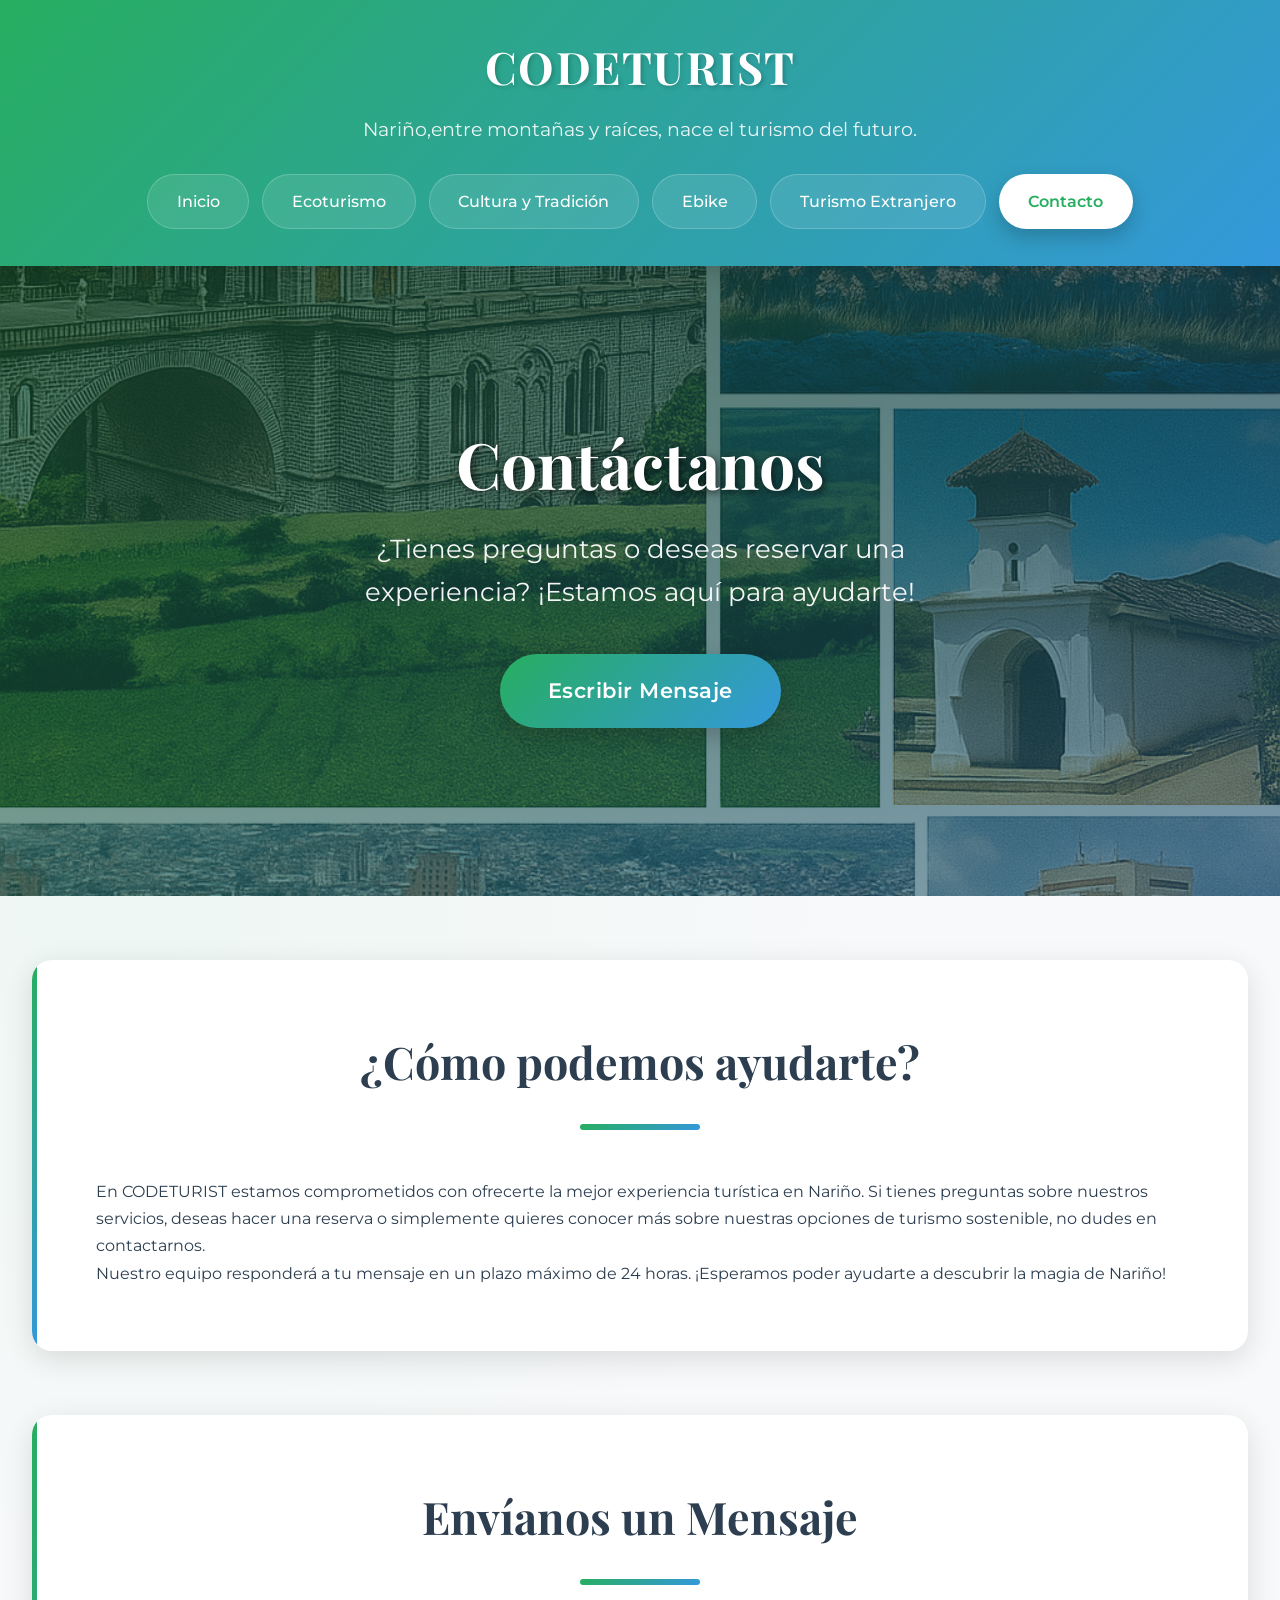
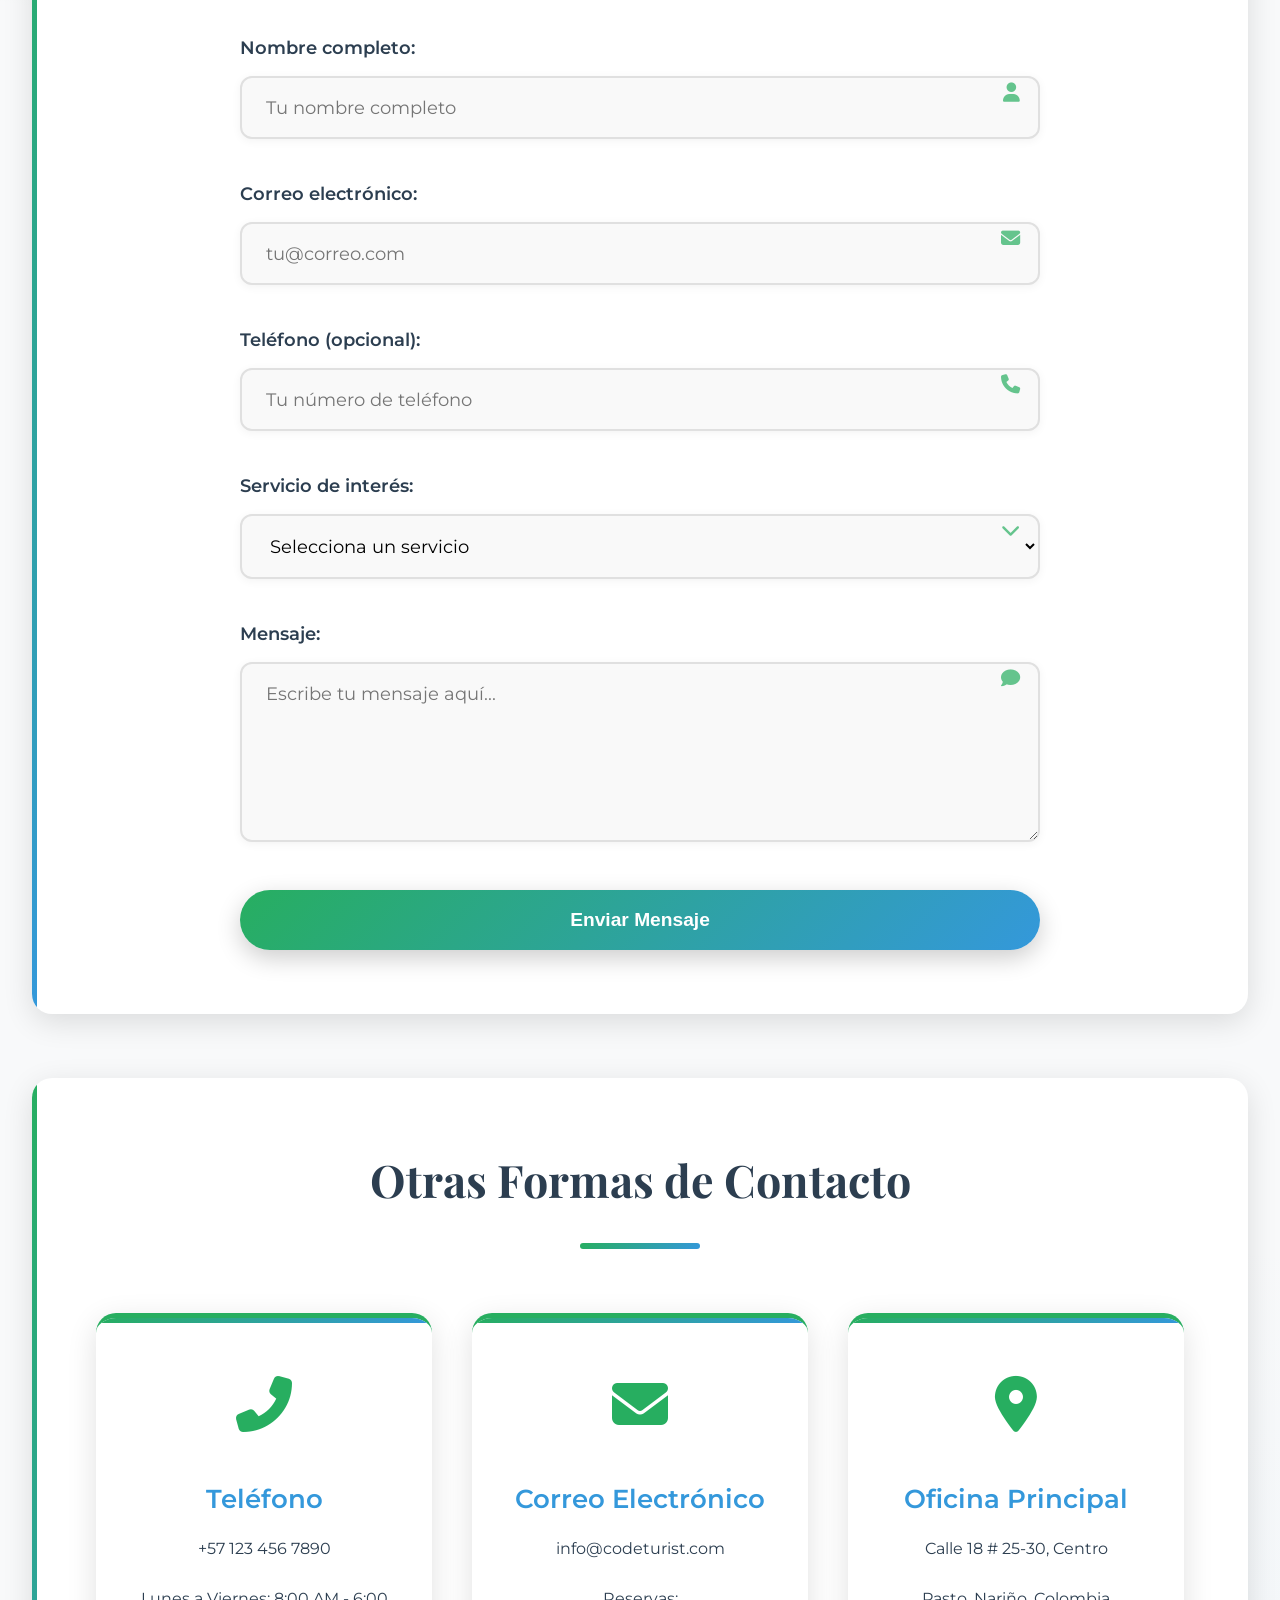
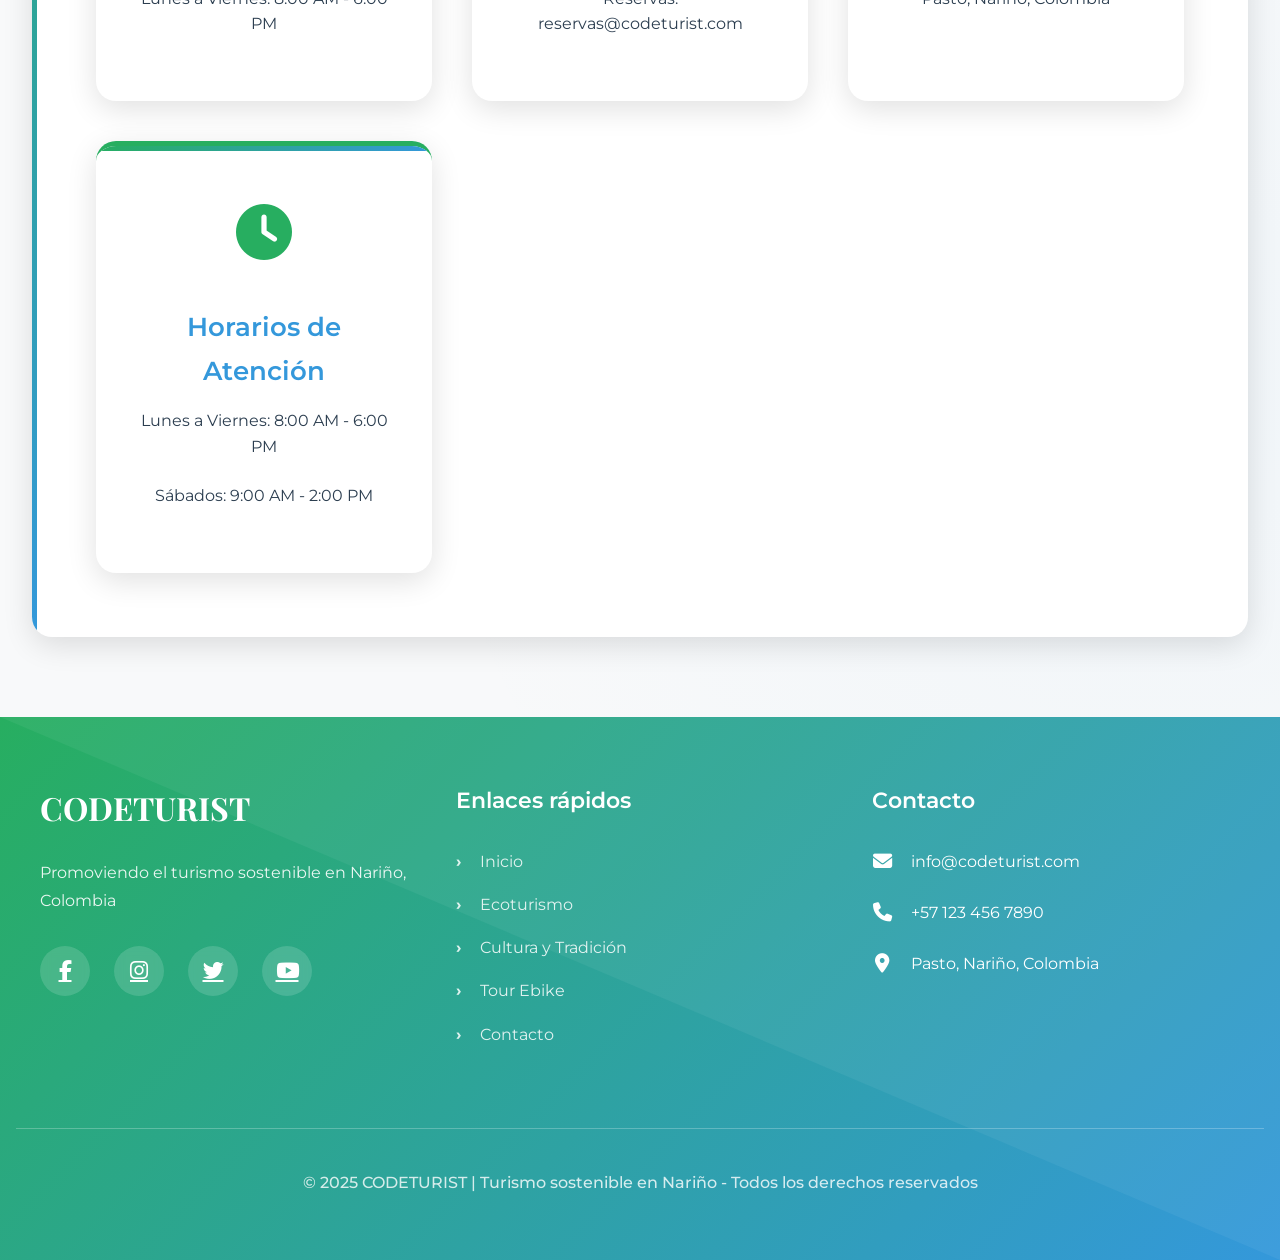
<file: contacto.html>
<!DOCTYPE html>
<html lang="es">
<head>
  <meta charset="UTF-8">
  <meta name="viewport" content="width=device-width, initial-scale=1.0">
  <title>Contacto | CODETURIST</title>
  <link rel="stylesheet" href="https://cdnjs.cloudflare.com/ajax/libs/font-awesome/6.4.0/css/all.min.css">
  <link href="https://fonts.googleapis.com/css2?family=Montserrat:wght@400;500;600;700&family=Playfair+Display:wght@400;500;600;700&display=swap" rel="stylesheet">
  <style>
    /* Fuente y colores base mejorados - COLORES ORIGINALES */
    :root {
      --verde-prado: #27ae60;
      --azul-celeste: #3498db;
      --gris-claro: #f8f9fa;
      --texto-oscuro: #2c3e50;
      --sombra: 0 8px 30px rgba(0, 0, 0, 0.12);
      --sombra-intensa: 0 15px 40px rgba(0, 0, 0, 0.2);
      --dorado: #f1c40f;
      --naranja: #e67e22;
      --degradado-principal: linear-gradient(135deg, var(--verde-prado), var(--azul-celeste));
      --degradado-secundario: linear-gradient(135deg, #667eea 0%, #764ba2 100%);
    }

    * {
      margin: 0;
      padding: 0;
      box-sizing: border-box;
    }

    body {
      font-family: 'Montserrat', sans-serif;
      background-color: var(--gris-claro);
      color: var(--texto-oscuro);
      line-height: 1.7;
      overflow-x: hidden;
      background-image: 
        radial-gradient(circle at 10% 20%, rgba(46, 204, 113, 0.05) 0%, transparent 20%),
        radial-gradient(circle at 90% 80%, rgba(93, 173, 226, 0.05) 0%, transparent 20%);
    }

    /* Encabezado mejorado con movimiento más lento */
    header {
      background: var(--degradado-principal);
      color: white;
      text-align: center;
      padding: 1.8rem 0;
      box-shadow: 0 4px 20px rgba(0, 0, 0, 0.15);
      position: sticky;
      top: 0;
      z-index: 1000;
      animation: fadeInDown 1.5s ease, breathing 6s ease-in-out infinite;
      backdrop-filter: blur(10px);
    }

    /* Efecto de respiración más lento y suave */
    @keyframes breathing {
      0%, 100% {
        opacity: 1;
        border-radius: 0% 0% 0% 0%;
        transform: scale(1);
      }
      25% {
        opacity: 0.97;
        border-radius: 5% 8% 10% 6%;
        transform: scale(1.002);
      }
      50% {
        opacity: 0.99;
        border-radius: 8% 5% 6% 10%;
        transform: scale(1.005);
      }
      75% {
        opacity: 0.97;
        border-radius: 6% 10% 8% 5%;
        transform: scale(1.002);
      }
    }

    header .logo h1 {
      font-family: 'Playfair Display', serif;
      font-size: 2.8rem;
      margin: 0;
      letter-spacing: 1.5px;
      text-shadow: 2px 2px 4px rgba(0, 0, 0, 0.2);
      font-weight: 700;
      animation: textGlow 4s ease-in-out infinite;
    }

    @keyframes textGlow {
      0%, 100% {
        text-shadow: 2px 2px 4px rgba(0,0,0,0.2);
        transform: scale(1);
      }
      50% {
        text-shadow: 2px 2px 8px rgba(0,0,0,0.3), 0 0 15px rgba(255,255,255,0.2);
        transform: scale(1.01);
      }
    }

    header .logo p {
      margin: 0.5rem 0 0 0;
      font-size: 1.2rem;
      font-weight: 400;
      opacity: 0.9;
      animation: slideIn 1.8s ease-out;
    }

    /* Navegación mejorada con transiciones más lentas */
    nav ul {
      list-style: none;
      margin: 1.8rem 0 0 0;
      padding: 0;
      display: flex;
      justify-content: center;
      flex-wrap: wrap;
      gap: 0.8rem;
    }

    nav ul li a {
      text-decoration: none;
      color: white;
      padding: 0.8rem 1.8rem;
      border-radius: 30px;
      transition: all 0.6s cubic-bezier(0.175, 0.885, 0.32, 1.275);
      background: rgba(255, 255, 255, 0.1);
      font-weight: 500;
      display: inline-block;
      border: 1px solid rgba(255, 255, 255, 0.2);
      position: relative;
      overflow: hidden;
      animation: fadeInUp 1.2s ease-out;
      animation-fill-mode: both;
    }

    nav ul li:nth-child(1) a { animation-delay: 0.2s; }
    nav ul li:nth-child(2) a { animation-delay: 0.4s; }
    nav ul li:nth-child(3) a { animation-delay: 0.6s; }
    nav ul li:nth-child(4) a { animation-delay: 0.8s; }
    nav ul li:nth-child(5) a { animation-delay: 1.0s; }
    nav ul li:nth-child(6) a { animation-delay: 1.2s; }

    @keyframes fadeInUp {
      from {
        opacity: 0;
        transform: translateY(20px);
      }
      to {
        opacity: 1;
        transform: translateY(0);
      }
    }

    nav ul li a::before {
      content: '';
      position: absolute;
      top: 0;
      left: -100%;
      width: 100%;
      height: 100%;
      background: rgba(255, 255, 255, 0.2);
      transition: left 0.6s;
    }

    nav ul li a:hover::before,
    nav ul li a.activo::before {
      left: 100%;
    }

    nav ul li a:hover,
    nav ul li a.activo {
      background: white;
      color: var(--verde-prado);
      font-weight: 600;
      transform: translateY(-3px);
      box-shadow: 0 8px 20px rgba(0, 0, 0, 0.2);
    }

    /* Hero principal mejorado con animaciones más lentas */
    .hero {
      background: 
        linear-gradient(rgba(0, 0, 0, 0.6), rgba(0, 0, 0, 0.4)),
        url("imagen/zzzz98.png") center/cover;
      color: white;
      text-align: center;
      padding: 10rem 1.5rem;
      position: relative;
      animation: fadeIn 2s ease;
      overflow: hidden;
    }

    .hero::before {
      content: '';
      position: absolute;
      top: 0;
      left: 0;
      width: 100%;
      height: 100%;
      background: var(--degradado-principal);
      opacity: 0.3;
      z-index: 1;
      animation: gentlePulse 8s ease-in-out infinite;
    }

    @keyframes gentlePulse {
      0%, 100% {
        opacity: 0.3;
      }
      50% {
        opacity: 0.4;
      }
    }

    .hero-text {
      position: relative;
      z-index: 2;
    }

    .hero-text h2 {
      font-family: 'Playfair Display', serif;
      font-size: 4rem;
      margin-bottom: 1.5rem;
      text-shadow: 2px 2px 8px rgba(0, 0, 0, 0.7);
      animation: slideInUp 1.5s ease;
      font-weight: 700;
      line-height: 1.2;
    }

    .hero-text p {
      font-size: 1.6rem;
      margin-bottom: 2.5rem;
      max-width: 700px;
      margin-left: auto;
      margin-right: auto;
      animation: slideInUp 2s ease;
      font-weight: 400;
      opacity: 0.95;
    }

    .btn {
      background: var(--degradado-principal);
      color: white;
      text-decoration: none;
      padding: 1.2rem 3rem;
      border-radius: 50px;
      font-weight: 600;
      transition: all 0.6s cubic-bezier(0.175, 0.885, 0.32, 1.275);
      display: inline-block;
      font-size: 1.3rem;
      box-shadow: 0 8px 25px rgba(0, 0, 0, 0.2);
      animation: gentlePulseBtn 4s infinite;
      position: relative;
      overflow: hidden;
      border: none;
      cursor: pointer;
      letter-spacing: 0.5px;
    }

    @keyframes gentlePulseBtn {
      0% { transform: scale(1); box-shadow: 0 8px 25px rgba(0, 0, 0, 0.2); }
      50% { transform: scale(1.03); box-shadow: 0 10px 28px rgba(0, 0, 0, 0.25); }
      100% { transform: scale(1); box-shadow: 0 8px 25px rgba(0, 0, 0, 0.2); }
    }

    .btn:hover {
      transform: translateY(-5px) scale(1.03);
      box-shadow: 0 12px 30px rgba(0, 0, 0, 0.3);
      animation: none;
    }

    .btn::after {
      content: '';
      position: absolute;
      top: 0;
      left: -100%;
      width: 100%;
      height: 100%;
      background: linear-gradient(90deg, transparent, rgba(255,255,255,0.3), transparent);
      transition: 0.8s;
    }

    .btn:hover::after {
      left: 100%;
    }

    /* Secciones de contenido mejoradas con transiciones más lentas */
    main {
      max-width: 1300px;
      margin: 4rem auto;
      padding: 0 2rem;
    }

    .seccion {
      background: white;
      border-radius: 20px;
      box-shadow: var(--sombra);
      padding: 4rem;
      margin-bottom: 4rem;
      transition: all 0.6s ease;
      opacity: 0;
      transform: translateY(40px);
      position: relative;
      overflow: hidden;
    }

    .seccion::before {
      content: '';
      position: absolute;
      top: 0;
      left: 0;
      width: 5px;
      height: 100%;
      background: var(--degradado-principal);
      transition: width 0.6s ease;
    }

    .seccion:hover::before {
      width: 8px;
    }

    .seccion.visible {
      opacity: 1;
      transform: translateY(0);
      transition: opacity 1.2s ease, transform 1.2s ease;
    }

    .seccion:hover {
      transform: translateY(-8px);
      box-shadow: var(--sombra-intensa);
    }

    .titulo-seccion {
      color: var(--texto-oscuro);
      text-align: center;
      font-family: 'Playfair Display', serif;
      font-size: 2.8rem;
      margin-bottom: 3rem;
      position: relative;
      font-weight: 700;
    }

    .titulo-seccion::after {
      content: '';
      display: block;
      width: 120px;
      height: 6px;
      background: var(--degradado-principal);
      margin: 1.5rem auto;
      border-radius: 3px;
      animation: expandWidth 1.5s ease;
    }

    /* Formulario de contacto mejorado */
    .formulario-contacto {
      max-width: 800px;
      margin: 0 auto;
    }

    .form-group {
      margin-bottom: 2.5rem;
      position: relative;
    }

    .form-group label {
      display: block;
      margin-bottom: 0.8rem;
      font-weight: 600;
      color: var(--texto-oscuro);
      font-size: 1.1rem;
      transition: color 0.3s;
    }

    .form-group input,
    .form-group textarea,
    .form-group select {
      width: 100%;
      padding: 1.2rem 1.5rem;
      border: 2px solid #e0e0e0;
      border-radius: 12px;
      font-size: 1.1rem;
      font-family: 'Montserrat', sans-serif;
      transition: all 0.4s ease;
      background-color: #f9f9f9;
      box-shadow: 0 2px 10px rgba(0, 0, 0, 0.05);
    }

    .form-group input:focus,
    .form-group textarea:focus,
    .form-group select:focus {
      outline: none;
      border-color: var(--verde-prado);
      background-color: white;
      box-shadow: 0 5px 15px rgba(39, 174, 96, 0.15);
      transform: translateY(-2px);
    }

    .form-group textarea {
      min-height: 180px;
      resize: vertical;
    }

    .form-group .input-icon {
      position: absolute;
      right: 20px;
      top: 50px;
      color: var(--verde-prado);
      font-size: 1.2rem;
      opacity: 0.7;
      transition: all 0.3s;
    }

    .form-group:focus-within .input-icon {
      opacity: 1;
      transform: scale(1.1);
    }

    .btn-enviar {
      background: var(--degradado-principal);
      color: white;
      border: none;
      padding: 1.2rem 3rem;
      border-radius: 50px;
      font-weight: 600;
      cursor: pointer;
      transition: all 0.6s cubic-bezier(0.175, 0.885, 0.32, 1.275);
      font-size: 1.2rem;
      box-shadow: 0 8px 25px rgba(0, 0, 0, 0.2);
      display: block;
      width: 100%;
      margin-top: 2rem;
      position: relative;
      overflow: hidden;
    }

    .btn-enviar:hover {
      transform: translateY(-5px) scale(1.02);
      box-shadow: 0 12px 30px rgba(0, 0, 0, 0.3);
    }

    .btn-enviar::after {
      content: '';
      position: absolute;
      top: 0;
      left: -100%;
      width: 100%;
      height: 100%;
      background: linear-gradient(90deg, transparent, rgba(255,255,255,0.3), transparent);
      transition: 0.7s;
    }

    .btn-enviar:hover::after {
      left: 100%;
    }

    .btn-enviar:disabled {
      background: #bdc3c7;
      cursor: not-allowed;
      transform: none;
      box-shadow: none;
    }

    .btn-enviar:disabled:hover {
      transform: none;
      box-shadow: none;
    }

    /* Información de contacto */
    .info-contacto {
      display: grid;
      grid-template-columns: repeat(auto-fit, minmax(280px, 1fr));
      gap: 2.5rem;
      margin-top: 4rem;
    }

    .tarjeta-contacto {
      background: white;
      border-radius: 20px;
      padding: 2.5rem;
      text-align: center;
      box-shadow: var(--sombra);
      transition: transform 0.6s, box-shadow 0.6s;
      position: relative;
      overflow: hidden;
      border-top: 5px solid var(--verde-prado);
    }

    .tarjeta-contacto::before {
      content: '';
      position: absolute;
      top: 0;
      left: 0;
      width: 100%;
      height: 5px;
      background: var(--degradado-principal);
    }

    .tarjeta-contacto:hover {
      transform: translateY(-10px);
      box-shadow: 0 15px 30px rgba(0, 0, 0, 0.2);
      border-top: 5px solid var(--azul-celeste);
    }

    .icono-contacto {
      font-size: 3.5rem;
      color: var(--verde-prado);
      margin-bottom: 1.5rem;
      transition: transform 0.6s ease;
    }

    .tarjeta-contacto:hover .icono-contacto {
      transform: scale(1.1);
    }

    .tarjeta-contacto h3 {
      color: var(--azul-celeste);
      margin-bottom: 1rem;
      font-size: 1.6rem;
      font-weight: 600;
    }

    .tarjeta-contacto p {
      color: var(--texto-oscuro);
      margin-bottom: 1.5rem;
      font-weight: 400;
      line-height: 1.6;
    }

    /* Mensajes de validación */
    .mensaje-error {
      color: #e74c3c;
      font-size: 0.9rem;
      margin-top: 0.5rem;
      display: none;
      animation: fadeIn 0.3s ease;
    }

    .mensaje-exito {
      background: var(--degradado-principal);
      color: white;
      padding: 1.5rem;
      border-radius: 12px;
      text-align: center;
      margin-top: 2rem;
      display: none;
      animation: slideInUp 0.5s ease;
    }

    .campo-error {
      border-color: #e74c3c !important;
    }

    .campo-valido {
      border-color: var(--verde-prado) !important;
    }

    /* Animaciones mejoradas y más lentas */
    @keyframes fadeIn {
      from { opacity: 0; }
      to { opacity: 1; }
    }

    @keyframes fadeInDown {
      from {
        opacity: 0;
        transform: translateY(-30px);
      }
      to {
        opacity: 1;
        transform: translateY(0);
      }
    }

    @keyframes slideInUp {
      from {
        opacity: 0;
        transform: translateY(40px);
      }
      to {
        opacity: 1;
        transform: translateY(0);
      }
    }

    @keyframes expandWidth {
      from { width: 0; }
      to { width: 120px; }
    }

    @keyframes slideIn {
      from {
        opacity: 0;
        transform: translateY(20px);
      }
      to {
        opacity: 1;
        transform: translateY(0);
      }
    }

    /* Pie de página mejorado */
    footer {
      background: var(--degradado-principal);
      color: white;
      text-align: center;
      padding: 4rem 1rem;
      margin-top: 5rem;
      font-weight: 500;
      position: relative;
      overflow: hidden;
    }

    footer::before {
      content: '';
      position: absolute;
      top: 0;
      left: 0;
      width: 100%;
      height: 100%;
      background: url('data:image/svg+xml,<svg xmlns="http://www.w3.org/2000/svg" viewBox="0 0 100 100" preserveAspectRatio="none"><path d="M0,0 L100,0 L100,100 Z" fill="rgba(255,255,255,0.05)"/></svg>');
      background-size: cover;
    }

    .footer-contenido {
      max-width: 1200px;
      margin: 0 auto;
      display: grid;
      grid-template-columns: repeat(auto-fit, minmax(250px, 1fr));
      gap: 3rem;
      text-align: left;
      position: relative;
      z-index: 1;
    }

    .footer-info h3 {
      color: white;
      margin-bottom: 1.5rem;
      font-size: 2rem;
      font-family: 'Playfair Display', serif;
      font-weight: 700;
    }

    .footer-info p {
      margin-bottom: 2rem;
      opacity: 0.9;
      font-weight: 400;
    }

    .redes-sociales {
      display: flex;
      gap: 1.5rem;
    }

    .redes-sociales a {
      color: white;
      background: rgba(255, 255, 255, 0.15);
      width: 50px;
      height: 50px;
      border-radius: 50%;
      display: flex;
      align-items: center;
      justify-content: center;
      transition: all 0.6s ease;
      font-size: 1.3rem;
      backdrop-filter: blur(5px);
    }

    .redes-sociales a:hover {
      background: white;
      color: var(--verde-prado);
      transform: translateY(-5px) scale(1.08);
    }

    .footer-enlaces h4,
    .footer-contacto h4 {
      color: white;
      margin-bottom: 1.8rem;
      font-size: 1.4rem;
      font-weight: 600;
    }

    .footer-enlaces ul {
      list-style: none;
      padding: 0;
    }

    .footer-enlaces li {
      margin-bottom: 1rem;
    }

    .footer-enlaces a {
      color: rgba(255, 255, 255, 0.85);
      transition: all 0.5s ease;
      position: relative;
      padding-left: 1.5rem;
      font-weight: 400;
      text-decoration: none;
    }

    .footer-enlaces a::before {
      content: '›';
      position: absolute;
      left: 0;
      transition: transform 0.5s;
      font-weight: bold;
    }

    .footer-enlaces a:hover {
      color: white;
      transform: translateX(5px);
    }

    .footer-enlaces a:hover::before {
      transform: translateX(5px);
    }

    .footer-contacto p {
      margin-bottom: 1.5rem;
      display: flex;
      align-items: center;
      font-weight: 400;
    }

    .footer-contacto i {
      margin-right: 1.2rem;
      width: 20px;
      text-align: center;
      font-size: 1.2rem;
    }

    .footer-copy {
      border-top: 1px solid rgba(255, 255, 255, 0.3);
      padding-top: 2.5rem;
      margin-top: 4rem;
      text-align: center;
      font-size: 1rem;
      opacity: 0.8;
      position: relative;
      z-index: 1;
    }

    /* Adaptabilidad mejorada */
    @media (max-width: 1024px) {
      .hero-text h2 {
        font-size: 3.2rem;
      }
      
      .hero-text p {
        font-size: 1.4rem;
      }
      
      .seccion {
        padding: 3rem;
      }
    }

    @media (max-width: 768px) {
      .hero {
        padding: 7rem 1rem;
      }

      .hero-text h2 {
        font-size: 2.5rem;
      }
      
      .hero-text p {
        font-size: 1.2rem;
      }

      nav ul {
        flex-direction: column;
        gap: 1rem;
      }

      nav ul li a {
        display: block;
        width: 220px;
        margin: 0 auto;
      }

      .footer-contenido {
        grid-template-columns: 1fr;
        text-align: center;
        gap: 2.5rem;
      }

      .redes-sociales {
        justify-content: center;
      }
      
      .footer-enlaces ul {
        display: flex;
        flex-direction: column;
        align-items: center;
      }
      
      .footer-contacto {
        display: flex;
        flex-direction: column;
        align-items: center;
      }
    }

    @media (max-width: 480px) {
      header .logo h1 {
        font-size: 2.2rem;
      }
      
      .titulo-seccion {
        font-size: 2.2rem;
      }
      
      .seccion {
        padding: 2rem;
      }
      
      .info-contacto {
        grid-template-columns: 1fr;
      }
    }
  </style>
</head>
<body>
  <header>
    <div class="logo">
      <h1>CODETURIST</h1>
      <p>Nariño,entre montañas y raíces, nace el turismo del futuro.</p>
    </div>
    <nav>
      <ul>
        <li><a href="index.html">Inicio</a></li>
        <li><a href="ecoturismo.html">Ecoturismo</a></li>
        <li><a href="cultura-tradicion.html">Cultura y Tradición</a></li>
        <li><a href="ebike.html">Ebike</a></li>
        <li><a href="turismo-extranjero.html">Turismo Extranjero</a></li>
        <li><a href="contacto.html" class="activo">Contacto</a></li>
      </ul>
    </nav>
  </header>

  <section class="hero">
    <div class="hero-text">
      <h2>Contáctanos</h2>
      <p>¿Tienes preguntas o deseas reservar una experiencia? ¡Estamos aquí para ayudarte!</p>
      <a href="#formulario" class="btn">Escribir Mensaje</a>
    </div>
  </section>

  <main>
    <section class="seccion intro visible">
      <h2 class="titulo-seccion">¿Cómo podemos ayudarte?</h2>
      <p>
        En CODETURIST estamos comprometidos con ofrecerte la mejor experiencia turística en Nariño. 
        Si tienes preguntas sobre nuestros servicios, deseas hacer una reserva o simplemente quieres 
        conocer más sobre nuestras opciones de turismo sostenible, no dudes en contactarnos.
      </p>
      <p>
        Nuestro equipo responderá a tu mensaje en un plazo máximo de 24 horas. ¡Esperamos poder 
        ayudarte a descubrir la magia de Nariño!
      </p>
    </section>

    <section id="formulario" class="seccion">
      <h2 class="titulo-seccion">Envíanos un Mensaje</h2>
      
      <div id="mensaje-exito" class="mensaje-exito">
        <i class="fas fa-check-circle" style="font-size: 2rem; margin-bottom: 1rem;"></i>
        <h3>¡Mensaje enviado con éxito!</h3>
        <p>Hemos recibido tu mensaje y te contactaremos en un plazo máximo de 24 horas.</p>
      </div>
      
      <form class="formulario-contacto" id="form-contacto">
        <div class="form-group">
          <label for="nombre">Nombre completo:</label>
          <input type="text" id="nombre" placeholder="Tu nombre completo" required>
          <i class="fas fa-user input-icon"></i>
          <div class="mensaje-error" id="error-nombre">Por favor, ingresa tu nombre completo</div>
        </div>
        
        <div class="form-group">
          <label for="email">Correo electrónico:</label>
          <input type="email" id="email" placeholder="tu@correo.com" required>
          <i class="fas fa-envelope input-icon"></i>
          <div class="mensaje-error" id="error-email">Por favor, ingresa un correo electrónico válido</div>
        </div>
        
        <div class="form-group">
          <label for="telefono">Teléfono (opcional):</label>
          <input type="tel" id="telefono" placeholder="Tu número de teléfono">
          <i class="fas fa-phone input-icon"></i>
        </div>
        
        <div class="form-group">
          <label for="servicio">Servicio de interés:</label>
          <select id="servicio">
            <option value="">Selecciona un servicio</option>
            <option value="ecoturismo">Ecoturismo</option>
            <option value="cultura-tradicion">Cultura y Tradición</option>
            <option value="ebike">Tour Ebike</option>
            <option value="turismo-extranjero">Turismo Extranjero</option>
            <option value="general">Consulta general</option>
          </select>
          <i class="fas fa-chevron-down input-icon"></i>
        </div>
        
        <div class="form-group">
          <label for="mensaje">Mensaje:</label>
          <textarea id="mensaje" placeholder="Escribe tu mensaje aquí..." required></textarea>
          <i class="fas fa-comment input-icon"></i>
          <div class="mensaje-error" id="error-mensaje">Por favor, escribe tu mensaje</div>
        </div>
        
        <button type="submit" class="btn-enviar" id="btn-enviar">
          <span id="btn-texto">Enviar Mensaje</span>
          <span id="btn-cargando" style="display: none;">
            <i class="fas fa-spinner fa-spin"></i> Enviando...
          </span>
        </button>
      </form>
    </section>

    <section class="seccion">
      <h2 class="titulo-seccion">Otras Formas de Contacto</h2>
      <div class="info-contacto">
        <div class="tarjeta-contacto">
          <div class="icono-contacto">
            <i class="fas fa-phone-alt"></i>
          </div>
          <h3>Teléfono</h3>
          <p>+57 123 456 7890</p>
          <p>Lunes a Viernes: 8:00 AM - 6:00 PM</p>
        </div>
        
        <div class="tarjeta-contacto">
          <div class="icono-contacto">
            <i class="fas fa-envelope"></i>
          </div>
          <h3>Correo Electrónico</h3>
          <p>info@codeturist.com</p>
          <p>Reservas: reservas@codeturist.com</p>
        </div>
        
        <div class="tarjeta-contacto">
          <div class="icono-contacto">
            <i class="fas fa-map-marker-alt"></i>
          </div>
          <h3>Oficina Principal</h3>
          <p>Calle 18 # 25-30, Centro</p>
          <p>Pasto, Nariño, Colombia</p>
        </div>
        
        <div class="tarjeta-contacto">
          <div class="icono-contacto">
            <i class="fas fa-clock"></i>
          </div>
          <h3>Horarios de Atención</h3>
          <p>Lunes a Viernes: 8:00 AM - 6:00 PM</p>
          <p>Sábados: 9:00 AM - 2:00 PM</p>
        </div>
      </div>
    </section>
  </main>

  <footer>
    <div class="footer-contenido">
      <div class="footer-info">
        <h3>CODETURIST</h3>
        <p>Promoviendo el turismo sostenible en Nariño, Colombia</p>
        <div class="redes-sociales">
          <a href="#" aria-label="Facebook"><i class="fab fa-facebook-f"></i></a>
          <a href="#" aria-label="Instagram"><i class="fab fa-instagram"></i></a>
          <a href="#" aria-label="Twitter"><i class="fab fa-twitter"></i></a>
          <a href="#" aria-label="YouTube"><i class="fab fa-youtube"></i></a>
        </div>
      </div>
      <div class="footer-enlaces">
        <h4>Enlaces rápidos</h4>
        <ul>
          <li><a href="index.html">Inicio</a></li>
          <li><a href="ecoturismo.html">Ecoturismo</a></li>
          <li><a href="cultura-tradicion.html">Cultura y Tradición</a></li>
          <li><a href="ebike.html">Tour Ebike</a></li>
          <li><a href="contacto.html">Contacto</a></li>
        </ul>
      </div>
      <div class="footer-contacto">
        <h4>Contacto</h4>
        <p><i class="fas fa-envelope"></i> info@codeturist.com</p>
        <p><i class="fas fa-phone"></i> +57 123 456 7890</p>
        <p><i class="fas fa-map-marker-alt"></i> Pasto, Nariño, Colombia</p>
      </div>
    </div>
    <div class="footer-copy">
      <p>© 2025 CODETURIST | Turismo sostenible en Nariño - Todos los derechos reservados</p>
    </div>
  </footer>

  <script>
    // Validación y envío del formulario
    document.addEventListener('DOMContentLoaded', function() {
      const formulario = document.getElementById('form-contacto');
      const btnEnviar = document.getElementById('btn-enviar');
      const btnTexto = document.getElementById('btn-texto');
      const btnCargando = document.getElementById('btn-cargando');
      const mensajeExito = document.getElementById('mensaje-exito');
      
      // Elementos del formulario
      const nombre = document.getElementById('nombre');
      const email = document.getElementById('email');
      const mensaje = document.getElementById('mensaje');
      
      // Mensajes de error
      const errorNombre = document.getElementById('error-nombre');
      const errorEmail = document.getElementById('error-email');
      const errorMensaje = document.getElementById('error-mensaje');
      
      // Validación en tiempo real
      nombre.addEventListener('input', function() {
        validarCampo(nombre, errorNombre, nombre.value.trim() !== '');
      });
      
      email.addEventListener('input', function() {
        const esValido = validarEmail(email.value);
        validarCampo(email, errorEmail, esValido);
      });
      
      mensaje.addEventListener('input', function() {
        validarCampo(mensaje, errorMensaje, mensaje.value.trim() !== '');
      });
      
      // Envío del formulario
      formulario.addEventListener('submit', function(e) {
        e.preventDefault();
        
        // Validar todos los campos
        const nombreValido = nombre.value.trim() !== '';
        const emailValido = validarEmail(email.value);
        const mensajeValido = mensaje.value.trim() !== '';
        
        validarCampo(nombre, errorNombre, nombreValido);
        validarCampo(email, errorEmail, emailValido);
        validarCampo(mensaje, errorMensaje, mensajeValido);
        
        // Si todos los campos son válidos, enviar formulario
        if (nombreValido && emailValido && mensajeValido) {
          // Simular envío (en un caso real, aquí se enviaría al servidor)
          btnTexto.style.display = 'none';
          btnCargando.style.display = 'inline';
          btnEnviar.disabled = true;
          
          setTimeout(function() {
            // Mostrar mensaje de éxito
            mensajeExito.style.display = 'block';
            formulario.reset();
            
            // Restaurar botón
            btnTexto.style.display = 'inline';
            btnCargando.style.display = 'none';
            btnEnviar.disabled = false;
            
            // Desplazarse al mensaje de éxito
            mensajeExito.scrollIntoView({ behavior: 'smooth' });
            
            // Ocultar mensaje después de 5 segundos
            setTimeout(function() {
              mensajeExito.style.display = 'none';
            }, 5000);
          }, 2000);
        }
      });
      
      // Función para validar email
      function validarEmail(email) {
        const re = /^[^\s@]+@[^\s@]+\.[^\s@]+$/;
        return re.test(email);
      }
      
      // Función para validar campo y mostrar/ocultar error
      function validarCampo(campo, errorElemento, esValido) {
        if (esValido) {
          campo.classList.remove('campo-error');
          campo.classList.add('campo-valido');
          errorElemento.style.display = 'none';
        } else {
          campo.classList.remove('campo-valido');
          campo.classList.add('campo-error');
          errorElemento.style.display = 'block';
        }
      }
      
      // Animación de aparición de secciones al hacer scroll
      const secciones = document.querySelectorAll('.seccion');
      
      const observer = new IntersectionObserver((entries) => {
        entries.forEach(entry => {
          if (entry.isIntersecting) {
            setTimeout(() => {
              entry.target.classList.add('visible');
            }, 200);
          }
        });
      }, {
        threshold: 0.1
      });
      
      secciones.forEach(seccion => {
        if (!seccion.classList.contains('visible')) {
          observer.observe(seccion);
        }
      });
    });
  </script>
</body>
</html>
</file>
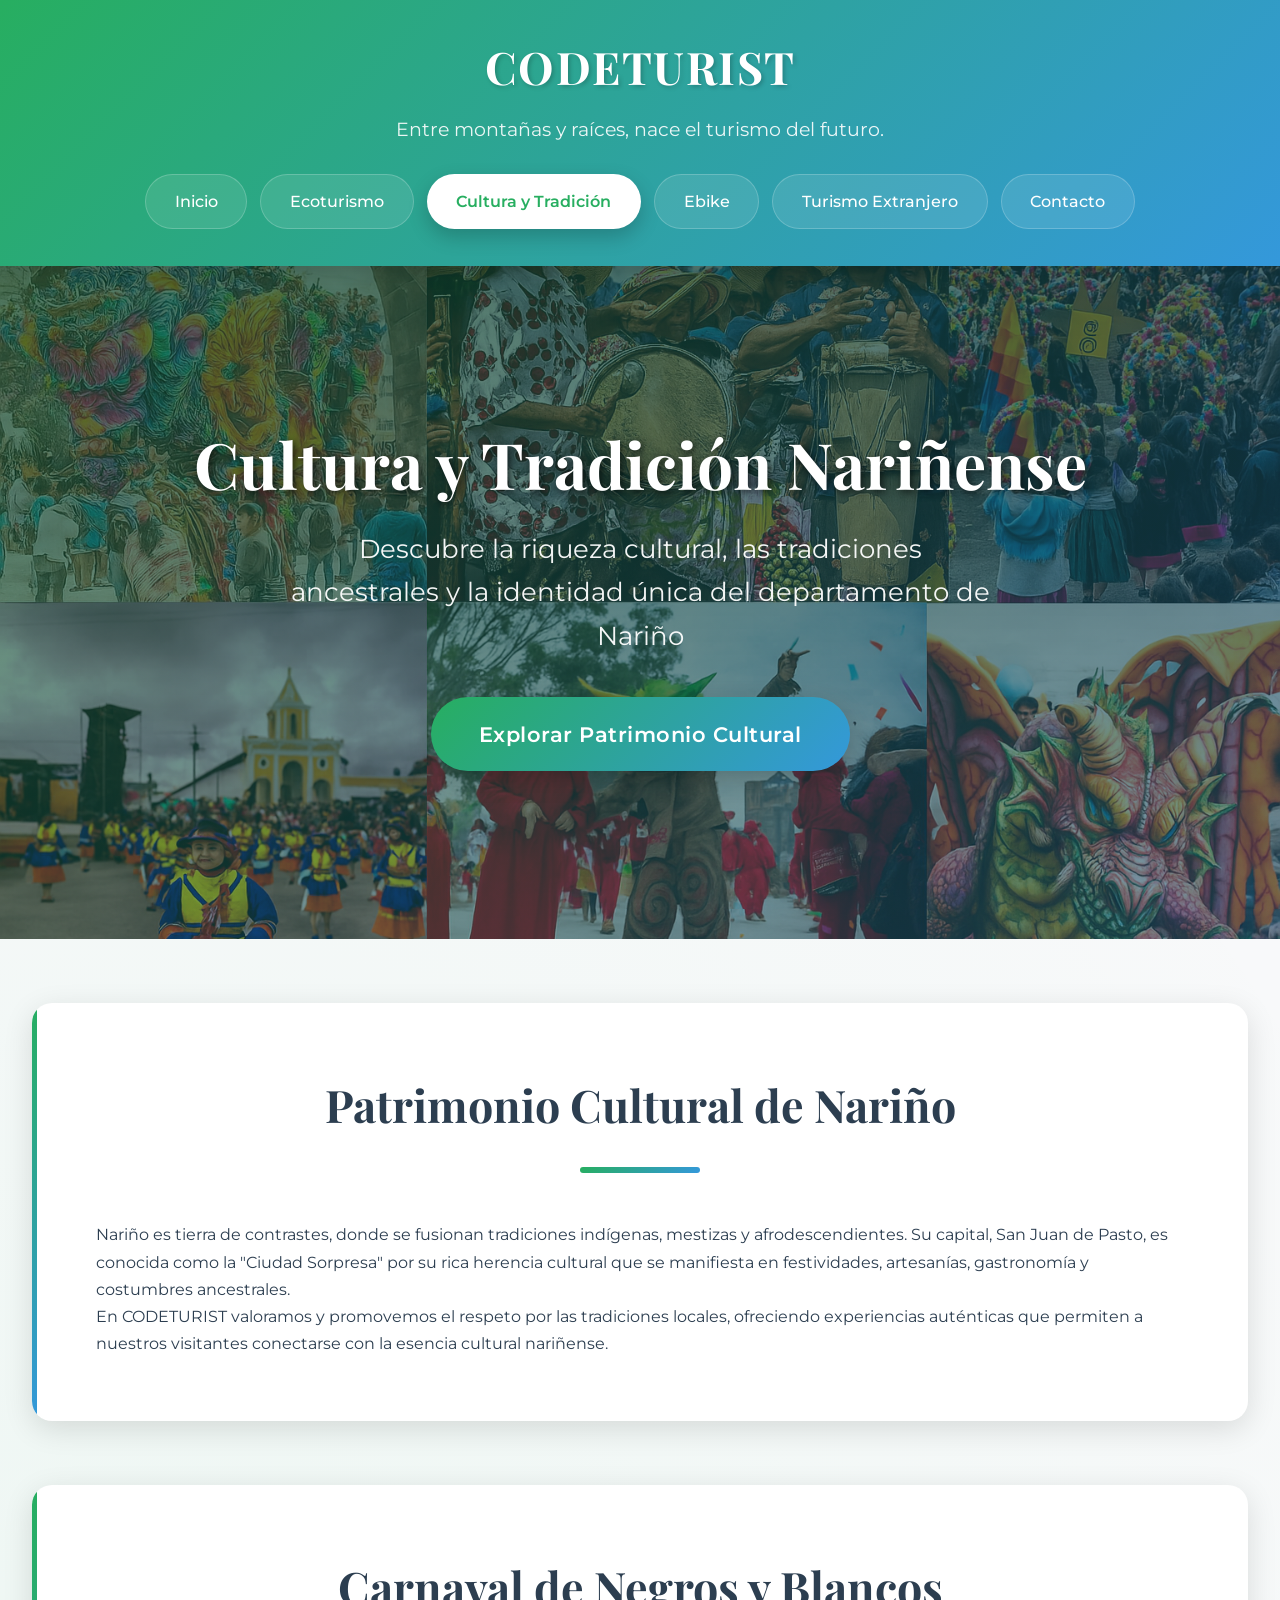
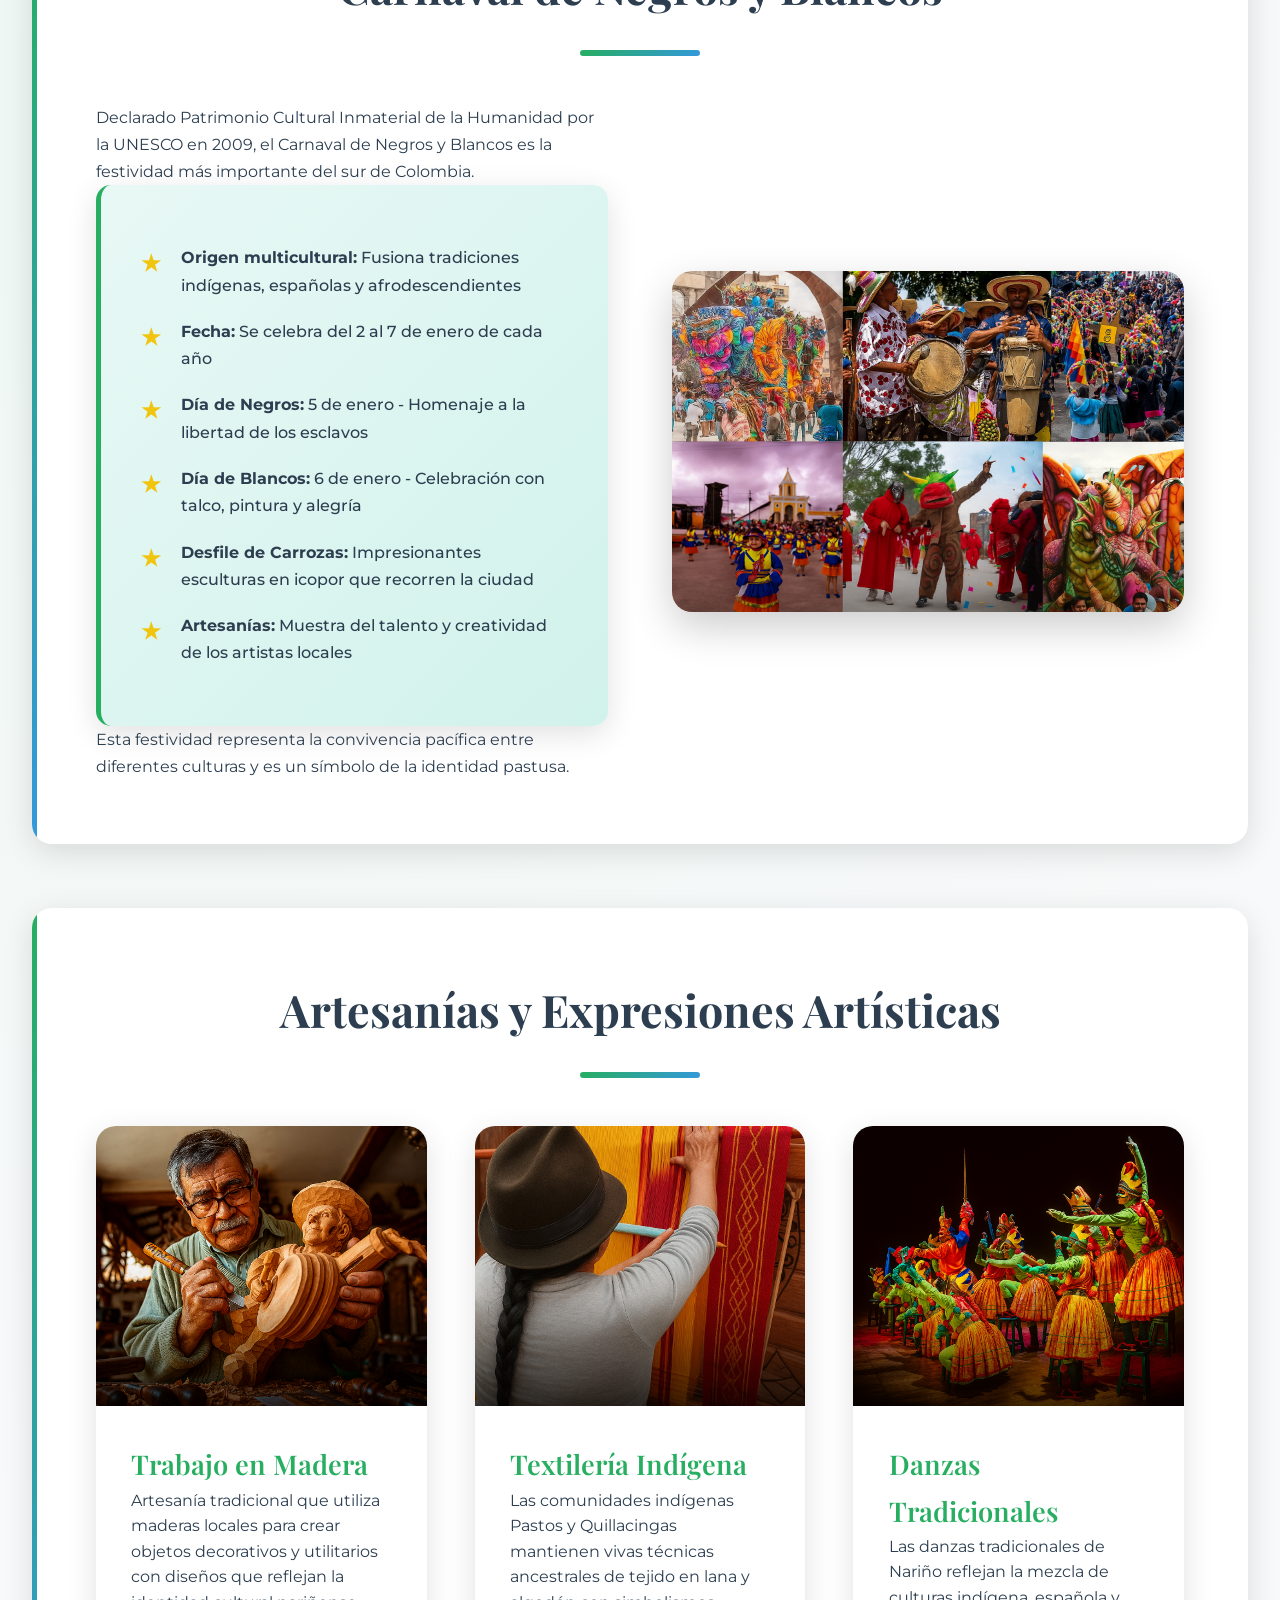
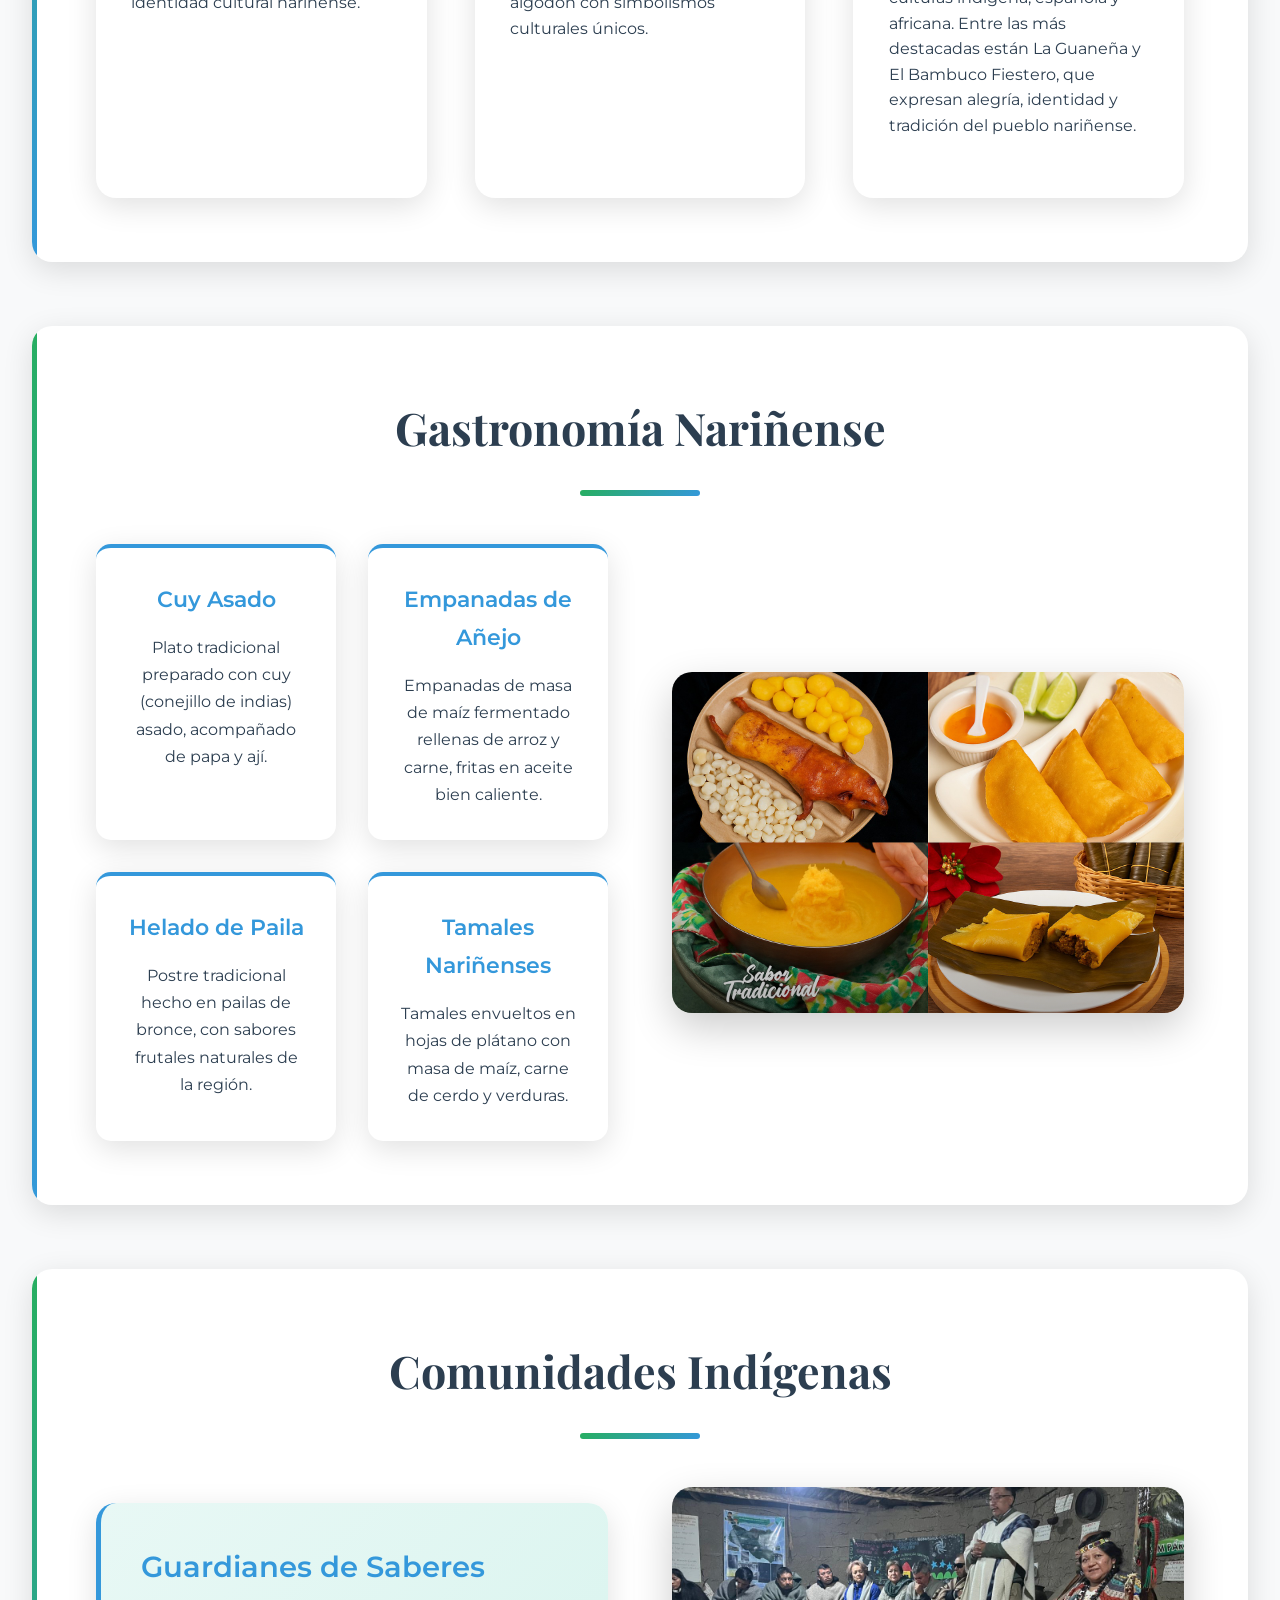
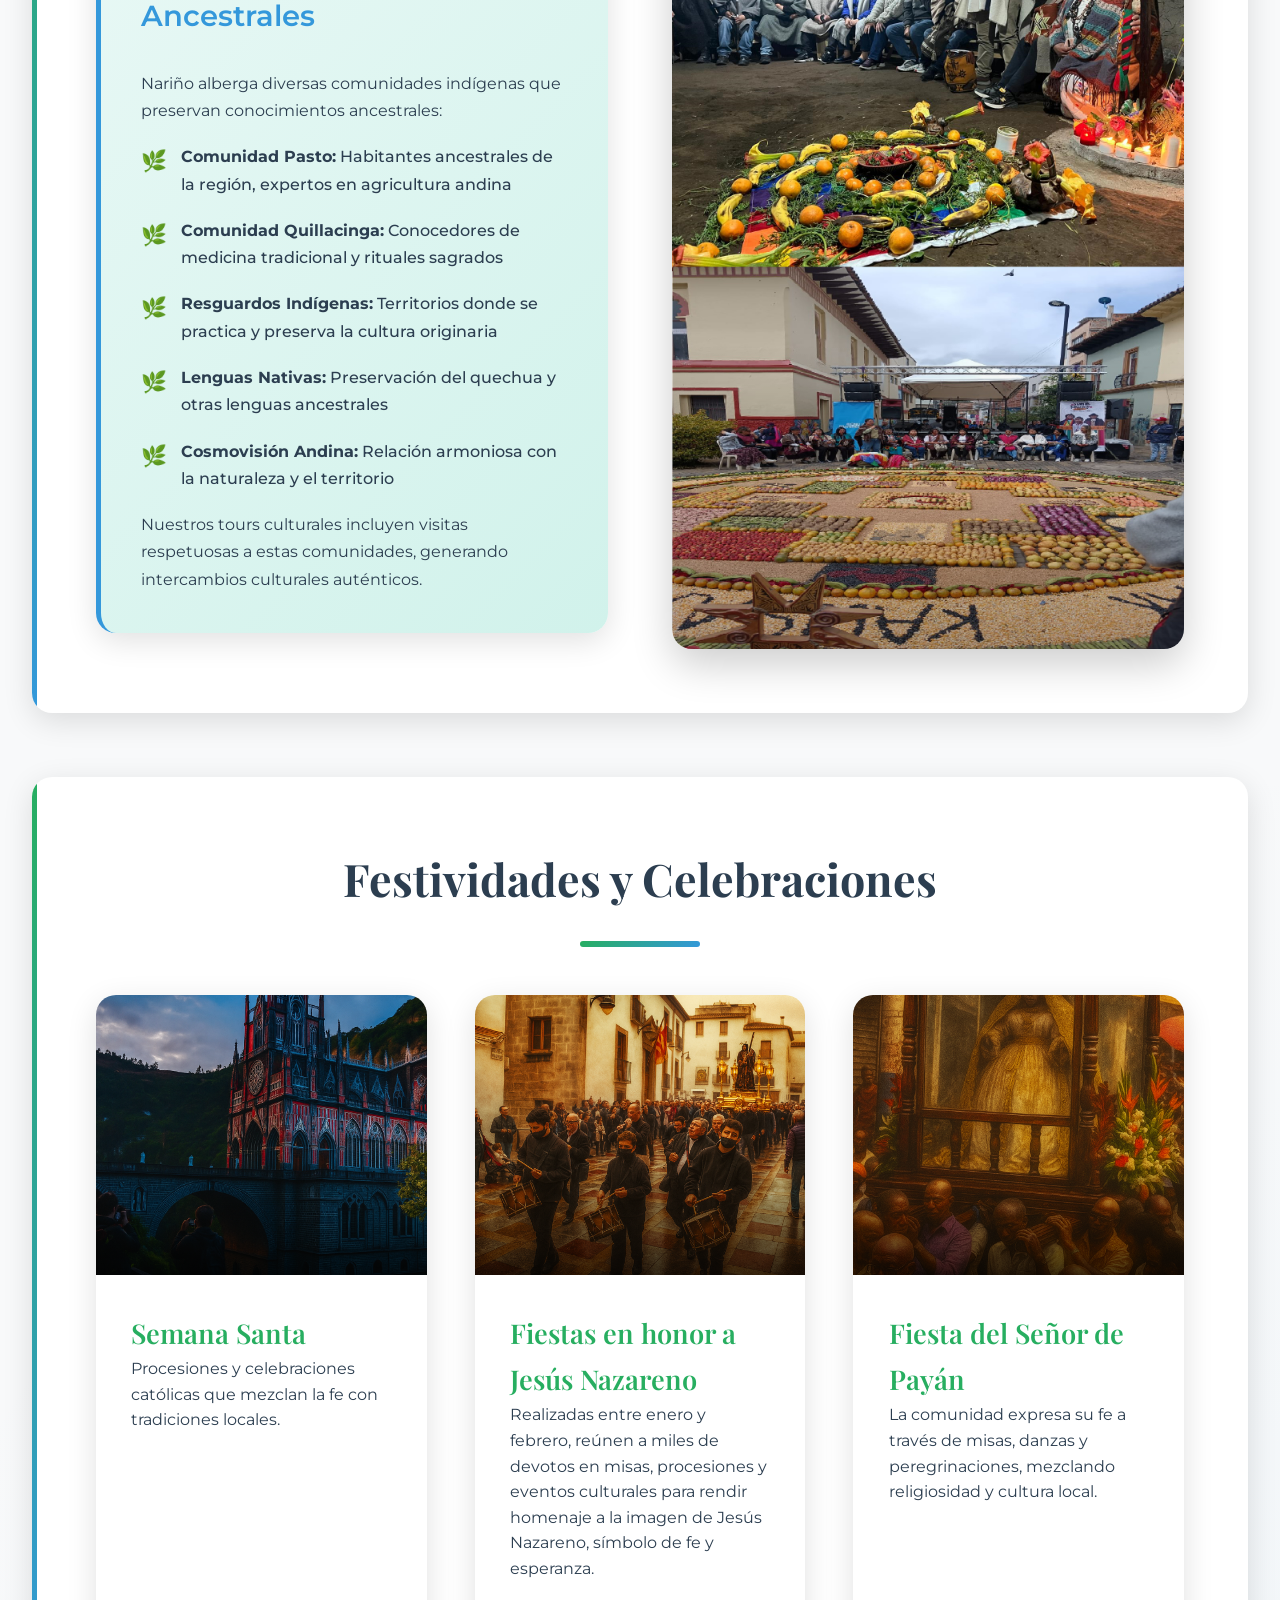
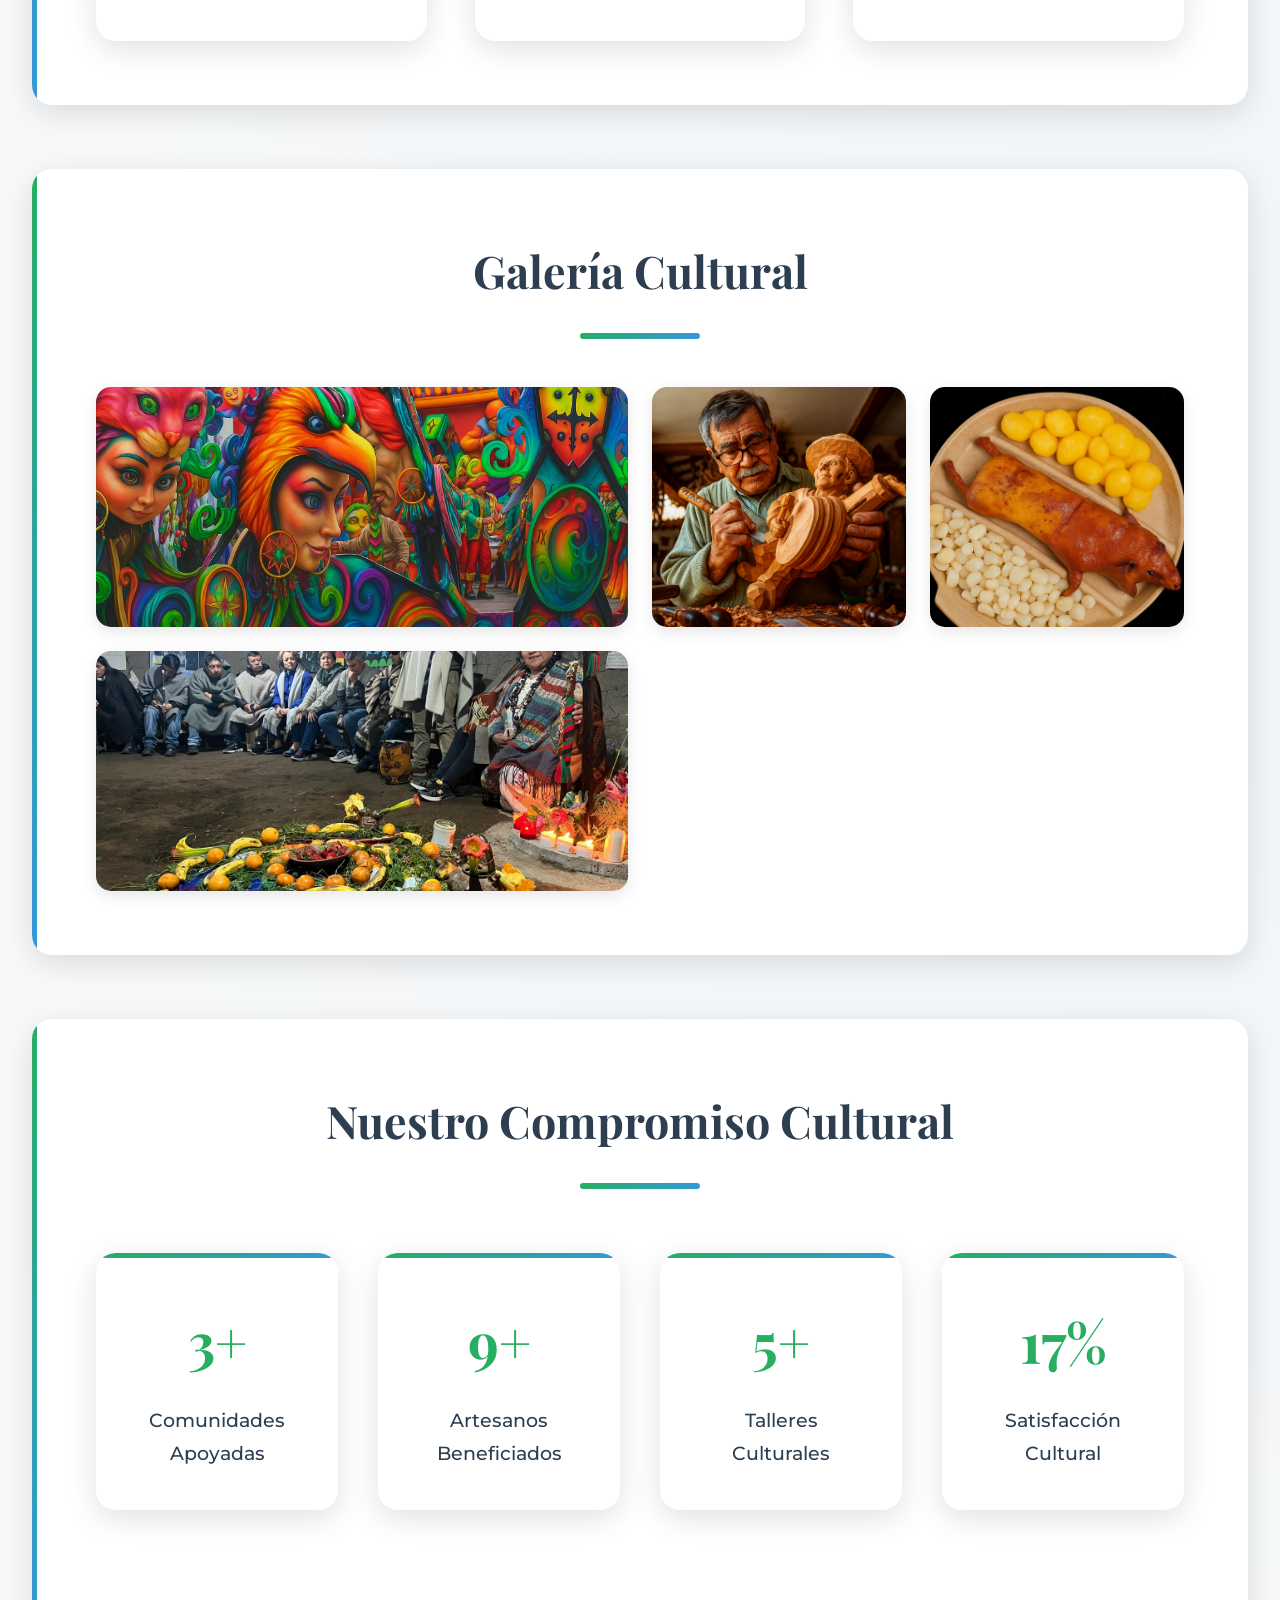
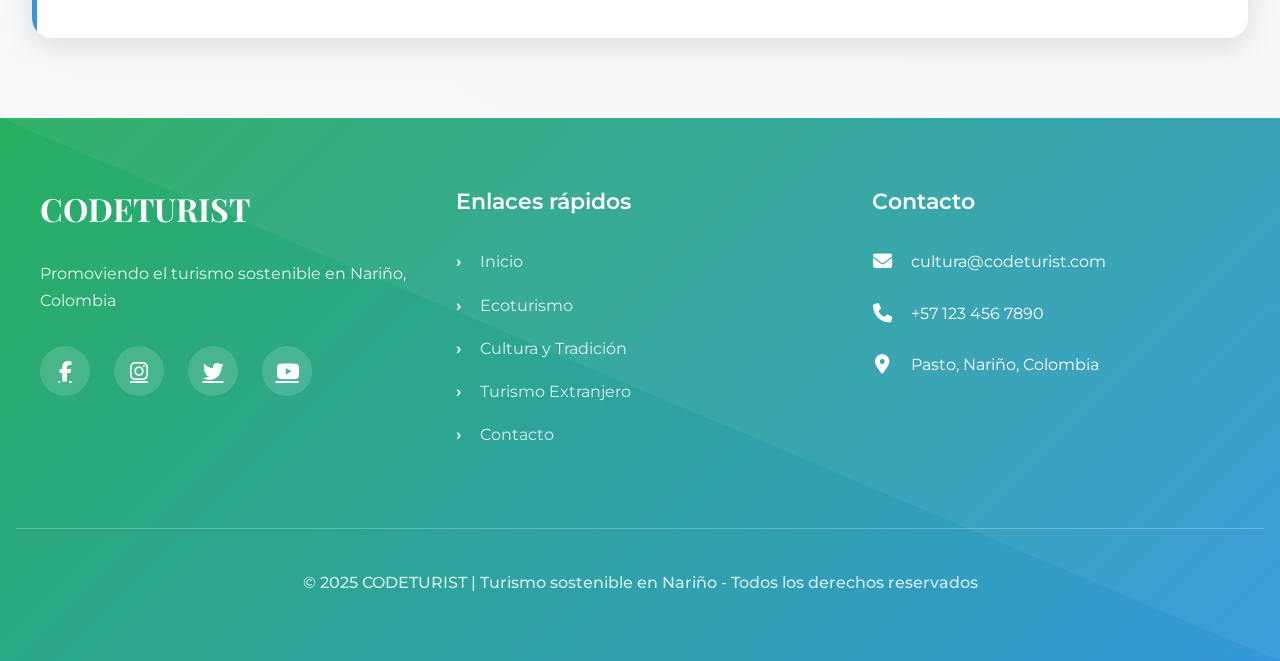
<file: cultura-tradicion.html>
<!DOCTYPE html>
<html lang="es">
<head>
  <meta charset="UTF-8">
  <meta name="viewport" content="width=device-width, initial-scale=1.0">
  <meta name="description" content="CODETURIST - Cultura y tradición del departamento de Nariño, Colombia. Descubre el Carnaval de Negros y Blancos, artesanías y gastronomía única.">
  <title>Cultura y Tradición | CODETURIST Nariño</title>
  <link rel="stylesheet" href="https://cdnjs.cloudflare.com/ajax/libs/font-awesome/6.4.0/css/all.min.css">
  <link href="https://fonts.googleapis.com/css2?family=Montserrat:wght@400;500;600;700&family=Playfair+Display:wght@400;500;600;700&display=swap" rel="stylesheet">
  <style>
    /* Fuente y colores base mejorados */
    :root {
      --verde-prado: #27ae60;
      --azul-celeste: #3498db;
      --gris-claro: #f8f9fa;
      --texto-oscuro: #2c3e50;
      --sombra: 0 8px 30px rgba(0, 0, 0, 0.12);
      --sombra-intensa: 0 15px 40px rgba(0, 0, 0, 0.2);
      --dorado: #f1c40f;
      --naranja: #e67e22;
      --degradado-principal: linear-gradient(135deg, var(--verde-prado), var(--azul-celeste));
      --degradado-secundario: linear-gradient(135deg, #667eea 0%, #764ba2 100%);
    }

    * {
      margin: 0;
      padding: 0;
      box-sizing: border-box;
    }

    body {
      font-family: 'Montserrat', sans-serif;
      background-color: var(--gris-claro);
      color: var(--texto-oscuro);
      line-height: 1.7;
      overflow-x: hidden;
      background-image: 
        radial-gradient(circle at 10% 20%, rgba(46, 204, 113, 0.05) 0%, transparent 20%),
        radial-gradient(circle at 90% 80%, rgba(93, 173, 226, 0.05) 0%, transparent 20%);
    }

    /* ENCABEZADO MEJORADO CON ANIMACIONES DEL PRIMER CÓDIGO */
    header {
      background: var(--degradado-principal);
      color: white;
      text-align: center;
      padding: 1.8rem 0;
      box-shadow: 0 4px 20px rgba(0, 0, 0, 0.15);
      position: sticky;
      top: 0;
      z-index: 1000;
      animation: fadeInDown 1.5s ease, breathing 6s ease-in-out infinite;
      backdrop-filter: blur(10px);
    }

    /* Efecto de respiración más lento y suave */
    @keyframes breathing {
      0%, 100% {
        opacity: 1;
        border-radius: 0% 0% 0% 0%;
        transform: scale(1);
      }
      25% {
        opacity: 0.97;
        border-radius: 5% 8% 10% 6%;
        transform: scale(1.002);
      }
      50% {
        opacity: 0.99;
        border-radius: 8% 5% 6% 10%;
        transform: scale(1.005);
      }
      75% {
        opacity: 0.97;
        border-radius: 6% 10% 8% 5%;
        transform: scale(1.002);
      }
    }

    header .logo h1 {
      font-family: 'Playfair Display', serif;
      font-size: 2.8rem;
      margin: 0;
      letter-spacing: 1.5px;
      text-shadow: 2px 2px 4px rgba(0, 0, 0, 0.2);
      font-weight: 700;
      animation: textGlow 4s ease-in-out infinite;
    }

    @keyframes textGlow {
      0%, 100% {
        text-shadow: 2px 2px 4px rgba(0,0,0,0.2);
        transform: scale(1);
      }
      50% {
        text-shadow: 2px 2px 8px rgba(0,0,0,0.3), 0 0 15px rgba(255,255,255,0.2);
        transform: scale(1.01);
      }
    }

    header .logo p {
      margin: 0.5rem 0 0 0;
      font-size: 1.2rem;
      font-weight: 400;
      opacity: 0.9;
      animation: slideIn 1.8s ease-out;
    }

    /* Navegación mejorada con transiciones más lentas */
    nav ul {
      list-style: none;
      margin: 1.8rem 0 0 0;
      padding: 0;
      display: flex;
      justify-content: center;
      flex-wrap: wrap;
      gap: 0.8rem;
    }

    nav ul li a {
      text-decoration: none;
      color: white;
      padding: 0.8rem 1.8rem;
      border-radius: 30px;
      transition: all 0.6s cubic-bezier(0.175, 0.885, 0.32, 1.275);
      background: rgba(255, 255, 255, 0.1);
      font-weight: 500;
      display: inline-block;
      border: 1px solid rgba(255, 255, 255, 0.2);
      position: relative;
      overflow: hidden;
      animation: fadeInUp 1.2s ease-out;
      animation-fill-mode: both;
    }

    nav ul li:nth-child(1) a { animation-delay: 0.2s; }
    nav ul li:nth-child(2) a { animation-delay: 0.4s; }
    nav ul li:nth-child(3) a { animation-delay: 0.6s; }
    nav ul li:nth-child(4) a { animation-delay: 0.8s; }
    nav ul li:nth-child(5) a { animation-delay: 1.0s; }
    nav ul li:nth-child(6) a { animation-delay: 1.2s; }

    @keyframes fadeInUp {
      from {
        opacity: 0;
        transform: translateY(20px);
      }
      to {
        opacity: 1;
        transform: translateY(0);
      }
    }

    nav ul li a::before {
      content: '';
      position: absolute;
      top: 0;
      left: -100%;
      width: 100%;
      height: 100%;
      background: rgba(255, 255, 255, 0.2);
      transition: left 0.6s;
    }

    nav ul li a:hover::before,
    nav ul li a.activo::before {
      left: 100%;
    }

    nav ul li a:hover,
    nav ul li a.activo {
      background: white;
      color: var(--verde-prado);
      font-weight: 600;
      transform: translateY(-3px);
      box-shadow: 0 8px 20px rgba(0, 0, 0, 0.2);
    }

    /* Animaciones mejoradas y más lentas */
    @keyframes fadeIn {
      from { opacity: 0; }
      to { opacity: 1; }
    }

    @keyframes fadeInDown {
      from {
        opacity: 0;
        transform: translateY(-30px);
      }
      to {
        opacity: 1;
        transform: translateY(0);
      }
    }

    @keyframes slideInUp {
      from {
        opacity: 0;
        transform: translateY(40px);
      }
      to {
        opacity: 1;
        transform: translateY(0);
      }
    }

    @keyframes slideIn {
      from {
        opacity: 0;
        transform: translateY(20px);
      }
      to {
        opacity: 1;
        transform: translateY(0);
      }
    }

    /* Hero principal mejorado */
    .hero {
      background: 
        linear-gradient(rgba(0, 0, 0, 0.6), rgba(0, 0, 0, 0.4)),
        url("imagen/carna.png") center/cover;
      color: white;
      text-align: center;
      padding: 10rem 1.5rem;
      position: relative;
      animation: fadeIn 1.5s ease;
      overflow: hidden;
    }

    .hero::before {
      content: '';
      position: absolute;
      top: 0;
      left: 0;
      width: 100%;
      height: 100%;
      background: var(--degradado-principal);
      opacity: 0.3;
      z-index: 1;
    }

    .hero-text {
      position: relative;
      z-index: 2;
    }

    .hero-text h2 {
      font-family: 'Playfair Display', serif;
      font-size: 4rem;
      margin-bottom: 1.5rem;
      text-shadow: 2px 2px 8px rgba(0, 0, 0, 0.7);
      animation: slideInUp 1s ease;
      font-weight: 700;
      line-height: 1.2;
    }

    .hero-text p {
      font-size: 1.6rem;
      margin-bottom: 2.5rem;
      max-width: 700px;
      margin-left: auto;
      margin-right: auto;
      animation: slideInUp 1.2s ease;
      font-weight: 400;
      opacity: 0.95;
    }

    .btn {
      background: var(--degradado-principal);
      color: white;
      text-decoration: none;
      padding: 1.2rem 3rem;
      border-radius: 50px;
      font-weight: 600;
      transition: all 0.4s cubic-bezier(0.175, 0.885, 0.32, 1.275);
      display: inline-block;
      font-size: 1.3rem;
      box-shadow: 0 8px 25px rgba(0, 0, 0, 0.2);
      animation: pulse 2s infinite;
      position: relative;
      overflow: hidden;
      border: none;
      cursor: pointer;
      letter-spacing: 0.5px;
    }

    .btn:hover {
      transform: translateY(-7px) scale(1.05);
      box-shadow: 0 15px 30px rgba(0, 0, 0, 0.3);
      animation: none;
    }

    .btn::after {
      content: '';
      position: absolute;
      top: 0;
      left: -100%;
      width: 100%;
      height: 100%;
      background: linear-gradient(90deg, transparent, rgba(255,255,255,0.4), transparent);
      transition: 0.6s;
    }

    .btn:hover::after {
      left: 100%;
    }

    /* Secciones de contenido mejoradas */
    main {
      max-width: 1300px;
      margin: 4rem auto;
      padding: 0 2rem;
    }

    .seccion {
      background: white;
      border-radius: 20px;
      box-shadow: var(--sombra);
      padding: 4rem;
      margin-bottom: 4rem;
      transition: all 0.4s ease;
      opacity: 0;
      transform: translateY(40px);
      position: relative;
      overflow: hidden;
    }

    .seccion::before {
      content: '';
      position: absolute;
      top: 0;
      left: 0;
      width: 5px;
      height: 100%;
      background: var(--degradado-principal);
      transition: width 0.4s ease;
    }

    .seccion:hover::before {
      width: 8px;
    }

    .seccion.visible {
      opacity: 1;
      transform: translateY(0);
      transition: opacity 0.8s ease, transform 0.8s ease;
    }

    .seccion:hover {
      transform: translateY(-12px);
      box-shadow: var(--sombra-intensa);
    }

    .titulo-seccion {
      color: var(--texto-oscuro);
      text-align: center;
      font-family: 'Playfair Display', serif;
      font-size: 2.8rem;
      margin-bottom: 3rem;
      position: relative;
      font-weight: 700;
    }

    .titulo-seccion::after {
      content: '';
      display: block;
      width: 120px;
      height: 6px;
      background: var(--degradado-principal);
      margin: 1.5rem auto;
      border-radius: 3px;
      animation: expandWidth 1s ease;
    }

    /* Sección de cultura mejorada */
    .cultura-contenido {
      display: grid;
      grid-template-columns: 1fr 1fr;
      gap: 4rem;
      align-items: center;
    }

    .cultura-texto ul {
      background: linear-gradient(135deg, #e8f8f5, #d1f2eb);
      padding: 2.5rem;
      border-radius: 15px;
      list-style: none;
      box-shadow: var(--sombra);
      border-left: 5px solid var(--verde-prado);
    }

    .cultura-texto li {
      margin: 1.2rem 0;
      line-height: 1.7;
      padding-left: 2.5rem;
      position: relative;
      transition: transform 0.3s;
      font-weight: 500;
    }

    .cultura-texto li:hover {
      transform: translateX(10px);
    }

    .cultura-texto li::before {
      content: '★';
      color: var(--dorado);
      font-weight: bold;
      position: absolute;
      left: 0;
      font-size: 1.4rem;
    }

    .cultura-imagen {
      position: relative;
      overflow: hidden;
      border-radius: 20px;
      box-shadow: var(--sombra-intensa);
      transition: all 0.4s ease;
    }

    .cultura-imagen::after {
      content: '';
      position: absolute;
      bottom: 0;
      left: 0;
      width: 100%;
      height: 40%;
      background: linear-gradient(transparent, rgba(0,0,0,0.3));
      border-radius: 0 0 20px 20px;
    }

    .cultura-imagen img {
      width: 100%;
      height: auto;
      display: block;
      transition: transform 0.8s ease;
    }

    .cultura-imagen:hover {
      transform: scale(1.02);
    }

    .cultura-imagen:hover img {
      transform: scale(1.1);
    }

    /* Grid de elementos culturales mejorado */
    .grid-cultural {
      display: grid;
      grid-template-columns: repeat(auto-fit, minmax(320px, 1fr));
      gap: 3rem;
      margin-top: 2.5rem;
    }

    .tarjeta-cultural {
      background: white;
      border-radius: 20px;
      overflow: hidden;
      box-shadow: var(--sombra);
      transition: all 0.5s cubic-bezier(0.175, 0.885, 0.32, 1.275);
      position: relative;
      cursor: pointer;
    }

    .tarjeta-cultural::before {
      content: '';
      position: absolute;
      top: 0;
      left: 0;
      width: 100%;
      height: 100%;
      background: var(--degradado-principal);
      opacity: 0;
      transition: opacity 0.4s;
      z-index: 1;
    }

    .tarjeta-cultural:hover::before {
      opacity: 0.1;
    }

    .tarjeta-cultural:hover {
      transform: translateY(-20px) scale(1.03);
      box-shadow: 0 20px 40px rgba(0, 0, 0, 0.25);
    }

    .tarjeta-img {
      height: 280px;
      overflow: hidden;
      position: relative;
    }

    .tarjeta-img img {
      width: 100%;
      height: 100%;
      object-fit: cover;
      transition: transform 0.8s ease;
    }

    .tarjeta-cultural:hover .tarjeta-img img {
      transform: scale(1.2);
    }

    .tarjeta-img::after {
      content: '';
      position: absolute;
      bottom: 0;
      left: 0;
      width: 100%;
      height: 40%;
      background: linear-gradient(transparent, rgba(0,0,0,0.7));
    }

    .tarjeta-contenido {
      padding: 2.2rem;
      position: relative;
      z-index: 2;
    }

    .tarjeta-contenido h3 {
      color: var(--verde-prado);
      margin-top: 0;
      font-size: 1.7rem;
      transition: color 0.3s;
      font-family: 'Playfair Display', serif;
      font-weight: 600;
    }

    .tarjeta-cultural:hover .tarjeta-contenido h3 {
      color: var(--azul-celeste);
    }

    .tarjeta-contenido p {
      color: var(--texto-oscuro);
      margin-bottom: 1.5rem;
      font-weight: 400;
      line-height: 1.6;
    }

    /* Sección de gastronomía mejorada */
    .gastronomia-contenido {
      display: grid;
      grid-template-columns: 1fr 1fr;
      gap: 4rem;
      align-items: center;
    }

    .platos-grid {
      display: grid;
      grid-template-columns: 1fr 1fr;
      gap: 2rem;
    }

    .plato {
      background: white;
      padding: 2rem;
      border-radius: 15px;
      box-shadow: var(--sombra);
      transition: transform 0.4s, box-shadow 0.4s;
      text-align: center;
      border-top: 4px solid var(--azul-celeste);
    }

    .plato:hover {
      transform: translateY(-8px);
      box-shadow: 0 12px 25px rgba(0, 0, 0, 0.15);
    }

    .plato h4 {
      color: var(--azul-celeste);
      margin-bottom: 1rem;
      font-size: 1.4rem;
      font-weight: 600;
    }

    .plato p {
      font-size: 1rem;
      margin: 0;
      font-weight: 400;
    }

    /* Sección de comunidades mejorada */
    .comunidades-contenido {
      display: grid;
      grid-template-columns: 1fr 1fr;
      gap: 4rem;
      align-items: center;
    }

    .comunidad-info {
      background: linear-gradient(135deg, #e8f8f5, #d1f2eb);
      padding: 2.5rem;
      border-radius: 20px;
      box-shadow: var(--sombra);
      border-left: 5px solid var(--azul-celeste);
    }

    .comunidad-info h3 {
      color: var(--azul-celeste);
      margin-bottom: 1.8rem;
      font-size: 1.8rem;
      font-weight: 600;
    }

    .comunidad-info ul {
      list-style: none;
      padding: 0;
    }

    .comunidad-info li {
      margin: 1.2rem 0;
      padding-left: 2.5rem;
      position: relative;
      font-weight: 500;
    }

    .comunidad-info li::before {
      content: '🌿';
      position: absolute;
      left: 0;
      font-size: 1.3rem;
    }

    /* Galería interactiva mejorada */
    .galeria-interactiva {
      display: grid;
      grid-template-columns: repeat(4, 1fr);
      gap: 1.5rem;
      margin-top: 2.5rem;
    }

    .item-galeria {
      height: 240px;
      border-radius: 15px;
      overflow: hidden;
      position: relative;
      cursor: pointer;
      transition: all 0.5s cubic-bezier(0.175, 0.885, 0.32, 1.275);
      box-shadow: 0 5px 15px rgba(0, 0, 0, 0.1);
    }

    .item-galeria img {
      width: 100%;
      height: 100%;
      object-fit: cover;
      transition: transform 0.6s ease;
    }

    .item-galeria:hover {
      transform: translateY(-12px);
      box-shadow: 0 15px 30px rgba(0, 0, 0, 0.25);
    }

    .item-galeria:hover img {
      transform: scale(1.15);
    }

    .item-galeria:nth-child(1) {
      grid-column: span 2;
    }

    .item-galeria:nth-child(4) {
      grid-column: span 2;
    }

    /* Contador de estadísticas mejorado */
    .estadisticas {
      display: grid;
      grid-template-columns: repeat(auto-fit, minmax(220px, 1fr));
      gap: 2.5rem;
      margin: 4rem 0;
    }

    .estadistica {
      text-align: center;
      padding: 2.5rem;
      background: white;
      border-radius: 20px;
      box-shadow: var(--sombra);
      transition: transform 0.4s, box-shadow 0.4s;
      position: relative;
      overflow: hidden;
    }

    .estadistica::before {
      content: '';
      position: absolute;
      top: 0;
      left: 0;
      width: 100%;
      height: 5px;
      background: var(--degradado-principal);
    }

    .estadistica:hover {
      transform: translateY(-12px);
      box-shadow: 0 15px 30px rgba(0, 0, 0, 0.2);
    }

    .contador {
      font-size: 3.5rem;
      font-weight: 700;
      color: var(--verde-prado);
      margin-bottom: 1rem;
      font-family: 'Playfair Display', serif;
    }

    .estadistica p {
      font-size: 1.2rem;
      color: var(--texto-oscuro);
      margin: 0;
      font-weight: 500;
    }

    /* Animaciones mejoradas */
    @keyframes fadeIn {
      from { opacity: 0; }
      to { opacity: 1; }
    }

    @keyframes fadeInDown {
      from {
        opacity: 0;
        transform: translateY(-30px);
      }
      to {
        opacity: 1;
        transform: translateY(0);
      }
    }

    @keyframes slideInUp {
      from {
        opacity: 0;
        transform: translateY(40px);
      }
      to {
        opacity: 1;
        transform: translateY(0);
      }
    }

    @keyframes pulse {
      0% { transform: scale(1); box-shadow: 0 8px 25px rgba(0, 0, 0, 0.2); }
      50% { transform: scale(1.05); box-shadow: 0 12px 30px rgba(0, 0, 0, 0.3); }
      100% { transform: scale(1); box-shadow: 0 8px 25px rgba(0, 0, 0, 0.2); }
    }

    @keyframes expandWidth {
      from { width: 0; }
      to { width: 120px; }
    }

    /* Pie de página mejorado */
    footer {
      background: var(--degradado-principal);
      color: white;
      text-align: center;
      padding: 4rem 1rem;
      margin-top: 5rem;
      font-weight: 500;
      position: relative;
      overflow: hidden;
    }

    footer::before {
      content: '';
      position: absolute;
      top: 0;
      left: 0;
      width: 100%;
      height: 100%;
      background: url('data:image/svg+xml,<svg xmlns="http://www.w3.org/2000/svg" viewBox="0 0 100 100" preserveAspectRatio="none"><path d="M0,0 L100,0 L100,100 Z" fill="rgba(255,255,255,0.05)"/></svg>');
      background-size: cover;
    }

    .footer-contenido {
      max-width: 1200px;
      margin: 0 auto;
      display: grid;
      grid-template-columns: repeat(auto-fit, minmax(250px, 1fr));
      gap: 3rem;
      text-align: left;
      position: relative;
      z-index: 1;
    }

    .footer-info h3 {
      color: white;
      margin-bottom: 1.5rem;
      font-size: 2rem;
      font-family: 'Playfair Display', serif;
      font-weight: 700;
    }

    .footer-info p {
      margin-bottom: 2rem;
      opacity: 0.9;
      font-weight: 400;
    }

    .redes-sociales {
      display: flex;
      gap: 1.5rem;
    }

    .redes-sociales a {
      color: white;
      background: rgba(255, 255, 255, 0.15);
      width: 50px;
      height: 50px;
      border-radius: 50%;
      display: flex;
      align-items: center;
      justify-content: center;
      transition: all 0.4s ease;
      font-size: 1.3rem;
      backdrop-filter: blur(5px);
    }

    .redes-sociales a:hover {
      background: white;
      color: var(--verde-prado);
      transform: translateY(-8px) scale(1.1);
    }

    .footer-enlaces h4,
    .footer-contacto h4 {
      color: white;
      margin-bottom: 1.8rem;
      font-size: 1.4rem;
      font-weight: 600;
    }

    .footer-enlaces ul {
      list-style: none;
      padding: 0;
    }

    .footer-enlaces li {
      margin-bottom: 1rem;
    }

    .footer-enlaces a {
      color: rgba(255, 255, 255, 0.85);
      transition: all 0.3s ease;
      position: relative;
      padding-left: 1.5rem;
      font-weight: 400;
      text-decoration: none;
    }

    .footer-enlaces a::before {
      content: '›';
      position: absolute;
      left: 0;
      transition: transform 0.3s;
      font-weight: bold;
    }

    .footer-enlaces a:hover {
      color: white;
      transform: translateX(5px);
    }

    .footer-enlaces a:hover::before {
      transform: translateX(5px);
    }

    .footer-contacto p {
      margin-bottom: 1.5rem;
      display: flex;
      align-items: center;
      font-weight: 400;
    }

    .footer-contacto i {
      margin-right: 1.2rem;
      width: 20px;
      text-align: center;
      font-size: 1.2rem;
    }

    .footer-copy {
      border-top: 1px solid rgba(255, 255, 255, 0.3);
      padding-top: 2.5rem;
      margin-top: 4rem;
      text-align: center;
      font-size: 1rem;
      opacity: 0.8;
      position: relative;
      z-index: 1;
    }

    /* Adaptabilidad mejorada */
    @media (max-width: 1024px) {
      .hero-text h2 {
        font-size: 3.2rem;
      }
      
      .hero-text p {
        font-size: 1.4rem;
      }
      
      .seccion {
        padding: 3rem;
      }
    }

    @media (max-width: 768px) {
      .hero {
        padding: 7rem 1rem;
      }

      .hero-text h2 {
        font-size: 2.5rem;
      }
      
      .hero-text p {
        font-size: 1.2rem;
      }

      nav ul {
        flex-direction: column;
        gap: 1rem;
      }

      nav ul li a {
        display: block;
        width: 220px;
        margin: 0 auto;
      }

      .cultura-contenido,
      .gastronomia-contenido,
      .comunidades-contenido {
        grid-template-columns: 1fr;
        gap: 3rem;
      }

      .platos-grid {
        grid-template-columns: 1fr;
      }

      .galeria-interactiva {
        grid-template-columns: 1fr 1fr;
      }

      .item-galeria:nth-child(1),
      .item-galeria:nth-child(4) {
        grid-column: span 1;
      }

      .footer-contenido {
        grid-template-columns: 1fr;
        text-align: center;
        gap: 2.5rem;
      }

      .redes-sociales {
        justify-content: center;
      }
      
      .footer-enlaces ul {
        display: flex;
        flex-direction: column;
        align-items: center;
      }
      
      .footer-contacto {
        display: flex;
        flex-direction: column;
        align-items: center;
      }
    }

    @media (max-width: 480px) {
      header .logo h1 {
        font-size: 2.2rem;
      }
      
      .titulo-seccion {
        font-size: 2.2rem;
      }
      
      .seccion {
        padding: 2rem;
      }
      
      .grid-cultural {
        grid-template-columns: 1fr;
      }
    }
  </style>
</head>
<body>
  <header>
    <div class="logo">
      <h1>CODETURIST</h1>
      <p>Entre montañas y raíces, nace el turismo del futuro.</p>
    </div>
    <nav>
      <ul>
        <li><a href="index.html">Inicio</a></li>
        <li><a href="ecoturismo.html">Ecoturismo</a></li>
        <li><a href="cultura-tradicion.html" class="activo">Cultura y Tradición</a></li>
        <li><a href="ebike.html">Ebike</a></li>
        <li><a href="turismo-extranjero.html">Turismo Extranjero</a></li>
        <li><a href="contacto.html">Contacto</a></li>
      </ul>
    </nav>
  </header>

  <section class="hero">
    <div class="hero-text">
      <h2>Cultura y Tradición Nariñense</h2>
      <p>Descubre la riqueza cultural, las tradiciones ancestrales y la identidad única del departamento de Nariño</p>
      <a href="#carnaval" class="btn">Explorar Patrimonio Cultural</a>
    </div>
  </section>

  <main>
    <section class="seccion intro visible">
      <h2 class="titulo-seccion">Patrimonio Cultural de Nariño</h2>
      <p>
        Nariño es tierra de contrastes, donde se fusionan tradiciones indígenas, mestizas y afrodescendientes. 
        Su capital, San Juan de Pasto, es conocida como la "Ciudad Sorpresa" por su rica herencia cultural 
        que se manifiesta en festividades, artesanías, gastronomía y costumbres ancestrales.
      </p>
      <p>
        En CODETURIST valoramos y promovemos el respeto por las tradiciones locales, ofreciendo experiencias 
        auténticas que permiten a nuestros visitantes conectarse con la esencia cultural nariñense.
      </p>
    </section>

    <section id="carnaval" class="seccion">
      <h2 class="titulo-seccion">Carnaval de Negros y Blancos</h2>
      <div class="cultura-contenido">
        <div class="cultura-texto">
          <p>Declarado Patrimonio Cultural Inmaterial de la Humanidad por la UNESCO en 2009, el Carnaval de Negros y Blancos es la festividad más importante del sur de Colombia.</p>
          <ul>
            <li><strong>Origen multicultural:</strong> Fusiona tradiciones indígenas, españolas y afrodescendientes</li>
            <li><strong>Fecha:</strong> Se celebra del 2 al 7 de enero de cada año</li>
            <li><strong>Día de Negros:</strong> 5 de enero - Homenaje a la libertad de los esclavos</li>
            <li><strong>Día de Blancos:</strong> 6 de enero - Celebración con talco, pintura y alegría</li>
            <li><strong>Desfile de Carrozas:</strong> Impresionantes esculturas en icopor que recorren la ciudad</li>
            <li><strong>Artesanías:</strong> Muestra del talento y creatividad de los artistas locales</li>
          </ul>
          <p>Esta festividad representa la convivencia pacífica entre diferentes culturas y es un símbolo de la identidad pastusa.</p>
        </div>
        <div class="cultura-imagen">
          <img src="imagen/carna.png" alt="Carnaval de Negros y Blancos">
        </div>
      </div>
    </section>

    <section class="seccion">
      <h2 class="titulo-seccion">Artesanías y Expresiones Artísticas</h2>
      <div class="grid-cultural">
        <div class="tarjeta-cultural">
          <div class="tarjeta-img">
            <img src="imagen/arte.png" alt="Trabajo en Madera">
          </div>
          <div class="tarjeta-contenido">
            <h3>Trabajo en Madera</h3>
            <p>Artesanía tradicional que utiliza maderas locales para crear objetos decorativos y utilitarios con diseños que reflejan la identidad cultural nariñense.</p>
          </div>
        </div>
        
        <div class="tarjeta-cultural">
          <div class="tarjeta-img">
            <img src="imagen/textq.png" alt="Textilería Indígena">
          </div>
          <div class="tarjeta-contenido">
            <h3>Textilería Indígena</h3>
            <p>Las comunidades indígenas Pastos y Quillacingas mantienen vivas técnicas ancestrales de tejido en lana y algodón con simbolismos culturales únicos.</p>
          </div>
        </div>
        
        <div class="tarjeta-cultural">
          <div class="tarjeta-img">
            <img src="imagen/danzas.png" alt="Danzas Tradicionales">
          </div>
          <div class="tarjeta-contenido">
            <h3>Danzas Tradicionales</h3>
            <p> Las danzas tradicionales de Nariño reflejan la mezcla de culturas indígena, española y africana. Entre las más destacadas están La Guaneña y El Bambuco Fiestero, que expresan alegría, identidad y tradición del pueblo nariñense.</p>
          </div>
        </div>
      </div>
    </section>

    <section class="seccion">
      <h2 class="titulo-seccion">Gastronomía Nariñense</h2>
      <div class="gastronomia-contenido">
        <div class="platos-grid">
          <div class="plato">
            <h4>Cuy Asado</h4>
            <p>Plato tradicional preparado con cuy (conejillo de indias) asado, acompañado de papa y ají.</p>
          </div>
          <div class="plato">
            <h4>Empanadas de Añejo</h4>
            <p>Empanadas de masa de maíz fermentado rellenas de arroz y carne, fritas en aceite bien caliente.</p>
          </div>
          <div class="plato">
            <h4>Helado de Paila</h4>
            <p>Postre tradicional hecho en pailas de bronce, con sabores frutales naturales de la región.</p>
          </div>
          <div class="plato">
            <h4>Tamales Nariñenses</h4>
            <p>Tamales envueltos en hojas de plátano con masa de maíz, carne de cerdo y verduras.</p>
          </div>
        </div>
        <div class="cultura-imagen">
          <img src="imagen/87943tir.jpg" alt="Gastronomía Nariñense">
        </div>
      </div>
    </section>

    <section class="seccion">
      <h2 class="titulo-seccion">Comunidades Indígenas</h2>
      <div class="comunidades-contenido">
        <div class="comunidad-info">
          <h3>Guardianes de Saberes Ancestrales</h3>
          <p>Nariño alberga diversas comunidades indígenas que preservan conocimientos ancestrales:</p>
          <ul>
            <li><strong>Comunidad Pasto:</strong> Habitantes ancestrales de la región, expertos en agricultura andina</li>
            <li><strong>Comunidad Quillacinga:</strong> Conocedores de medicina tradicional y rituales sagrados</li>
            <li><strong>Resguardos Indígenas:</strong> Territorios donde se practica y preserva la cultura originaria</li>
            <li><strong>Lenguas Nativas:</strong> Preservación del quechua y otras lenguas ancestrales</li>
            <li><strong>Cosmovisión Andina:</strong> Relación armoniosa con la naturaleza y el territorio</li>
          </ul>
          <p>Nuestros tours culturales incluyen visitas respetuosas a estas comunidades, generando intercambios culturales auténticos.</p>
        </div>
        <div class="cultura-imagen">
          <img src="imagen/indi.jpg" alt="Comunidad Indígena">
        </div>
      </div>
    </section>

    <section class="seccion">
      <h2 class="titulo-seccion">Festividades y Celebraciones</h2>
      <div class="grid-cultural">
        <div class="tarjeta-cultural">
          <div class="tarjeta-img">
            <img src="imagen/lajas88.png" alt="Fiestas Religiosas">
          </div>
          <div class="tarjeta-contenido">
            <h3>Semana Santa</h3>
            <p>Procesiones y celebraciones católicas que mezclan la fe con tradiciones locales.</p>
          </div>
        </div>
        
        <div class="tarjeta-cultural">
          <div class="tarjeta-img">
            <img src="imagen/naza.png" alt="Música y Danza">
          </div>
          <div class="tarjeta-contenido">
            <h3>Fiestas en honor a Jesús Nazareno</h3>
            <p>Realizadas entre enero y febrero, reúnen a miles de devotos en misas, procesiones y eventos culturales para rendir homenaje a la imagen de Jesús Nazareno, símbolo de fe y esperanza.</p>
          </div>
        </div>
        
        <div class="tarjeta-cultural">
          <div class="tarjeta-img">
            <img src="imagen/payaip.png" alt="Festivales Agrícolas">
          </div>
          <div class="tarjeta-contenido">
            <h3>Fiesta del Señor de Payán</h3>
            <p>La comunidad expresa su fe a través de misas, danzas y peregrinaciones, mezclando religiosidad y cultura local.</p>
          </div>
        </div>
      </div>
    </section>

    <section class="seccion">
      <h2 class="titulo-seccion">Galería Cultural</h2>
      <div class="galeria-interactiva">
        <div class="item-galeria">
          <img src="imagen/car.png" alt="Carnaval de Negros y Blancos">
        </div>
        <div class="item-galeria">
          <img src="imagen/arte.png" alt="Trabajo en Madera">
        </div>
        <div class="item-galeria">
          <img src="imagen/cuoivkwedj.jpg" alt="Gastronomía">
        </div>
        <div class="item-galeria">
          <img src="imagen/ind.jpg" alt="Comunidades Indígenas">
        </div>
      </div>
    </section>

    <section class="seccion">
      <h2 class="titulo-seccion">Nuestro Compromiso Cultural</h2>
      <div class="estadisticas">
        <div class="estadistica">
          <div class="contador" data-target="15">0</div>
          <p>Comunidades Apoyadas</p>
        </div>
        <div class="estadistica">
          <div class="contador" data-target="50">0</div>
          <p>Artesanos Beneficiados</p>
        </div>
        <div class="estadistica">
          <div class="contador" data-target="25">0</div>
          <p>Talleres Culturales</p>
        </div>
        <div class="estadistica">
          <div class="contador" data-target="98">0</div>
          <p>Satisfacción Cultural</p>
        </div>
      </div>
    </section>
  </main>

  <footer>
    <div class="footer-contenido">
      <div class="footer-info">
        <h3>CODETURIST</h3>
        <p>Promoviendo el turismo sostenible en Nariño, Colombia</p>
        <div class="redes-sociales">
          <a href="#" aria-label="Facebook"><i class="fab fa-facebook-f"></i></a>
          <a href="#" aria-label="Instagram"><i class="fab fa-instagram"></i></a>
          <a href="#" aria-label="Twitter"><i class="fab fa-twitter"></i></a>
          <a href="#" aria-label="YouTube"><i class="fab fa-youtube"></i></a>
        </div>
      </div>
      <div class="footer-enlaces">
        <h4>Enlaces rápidos</h4>
        <ul>
          <li><a href="index.html">Inicio</a></li>
          <li><a href="ecoturismo.html">Ecoturismo</a></li>
          <li><a href="cultura.html">Cultura y Tradición</a></li>
          <li><a href="turismo-extranjero.html">Turismo Extranjero</a></li>
          <li><a href="contacto.html">Contacto</a></li>
        </ul>
      </div>
      <div class="footer-contacto">
        <h4>Contacto</h4>
        <p><i class="fas fa-envelope"></i> cultura@codeturist.com</p>
        <p><i class="fas fa-phone"></i> +57 123 456 7890</p>
        <p><i class="fas fa-map-marker-alt"></i> Pasto, Nariño, Colombia</p>
      </div>
    </div>
    <div class="footer-copy">
      <p>© 2025 CODETURIST | Turismo sostenible en Nariño - Todos los derechos reservados</p>
    </div>
  </footer>

  <script>
    // Animación de aparición de secciones al hacer scroll
    document.addEventListener('DOMContentLoaded', function() {
      const secciones = document.querySelectorAll('.seccion');
      
      const observer = new IntersectionObserver((entries) => {
        entries.forEach(entry => {
          if (entry.isIntersecting) {
            entry.target.classList.add('visible');
          }
        });
      }, {
        threshold: 0.1
      });
      
      secciones.forEach(seccion => {
        if (!seccion.classList.contains('visible')) {
          observer.observe(seccion);
        }
      });

      // Animación de contadores
      const contadores = document.querySelectorAll('.contador');
      let animado = false;
      
      function animarContadores() {
        if (!animado) {
          contadores.forEach(contador => {
            const objetivo = +contador.getAttribute('data-target');
            const incremento = objetivo / 100;
            let valor = 0;
            
            const timer = setInterval(() => {
              valor += incremento;
              if (valor >= objetivo) {
                valor = objetivo;
                clearInterval(timer);
              }
              contador.textContent = Math.ceil(valor) + (contador.getAttribute('data-target') === '98' ? '%' : '+');
            }, 20);
          });
          animado = true;
        }
      }
      
      // Observar la sección de estadísticas para activar contadores
      const seccionEstadisticas = document.querySelector('.estadisticas').parentElement;
      const observerEstadisticas = new IntersectionObserver((entries) => {
        entries.forEach(entry => {
          if (entry.isIntersecting) {
            animarContadores();
          }
        });
      }, {
        threshold: 0.5
      });
      
      observerEstadisticas.observe(seccionEstadisticas);
    });
  </script>
</body>
</html>
</file>
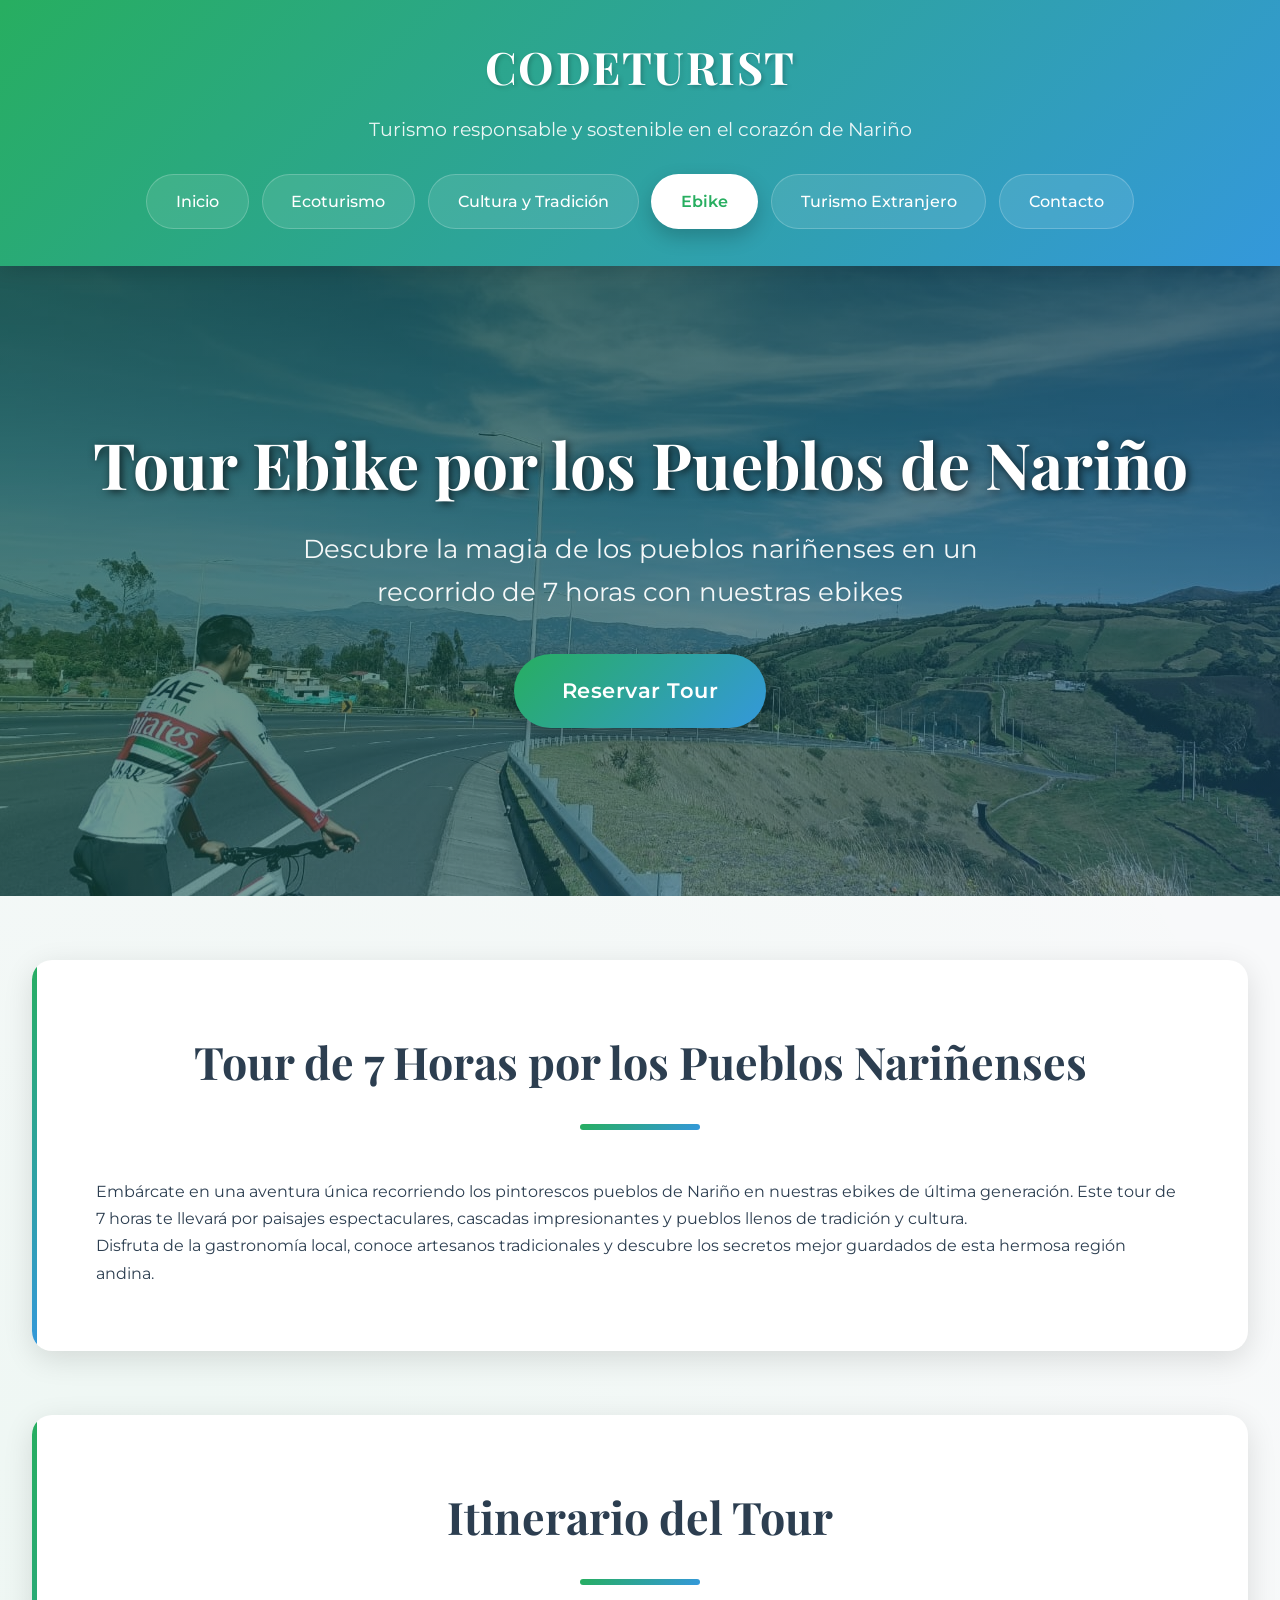
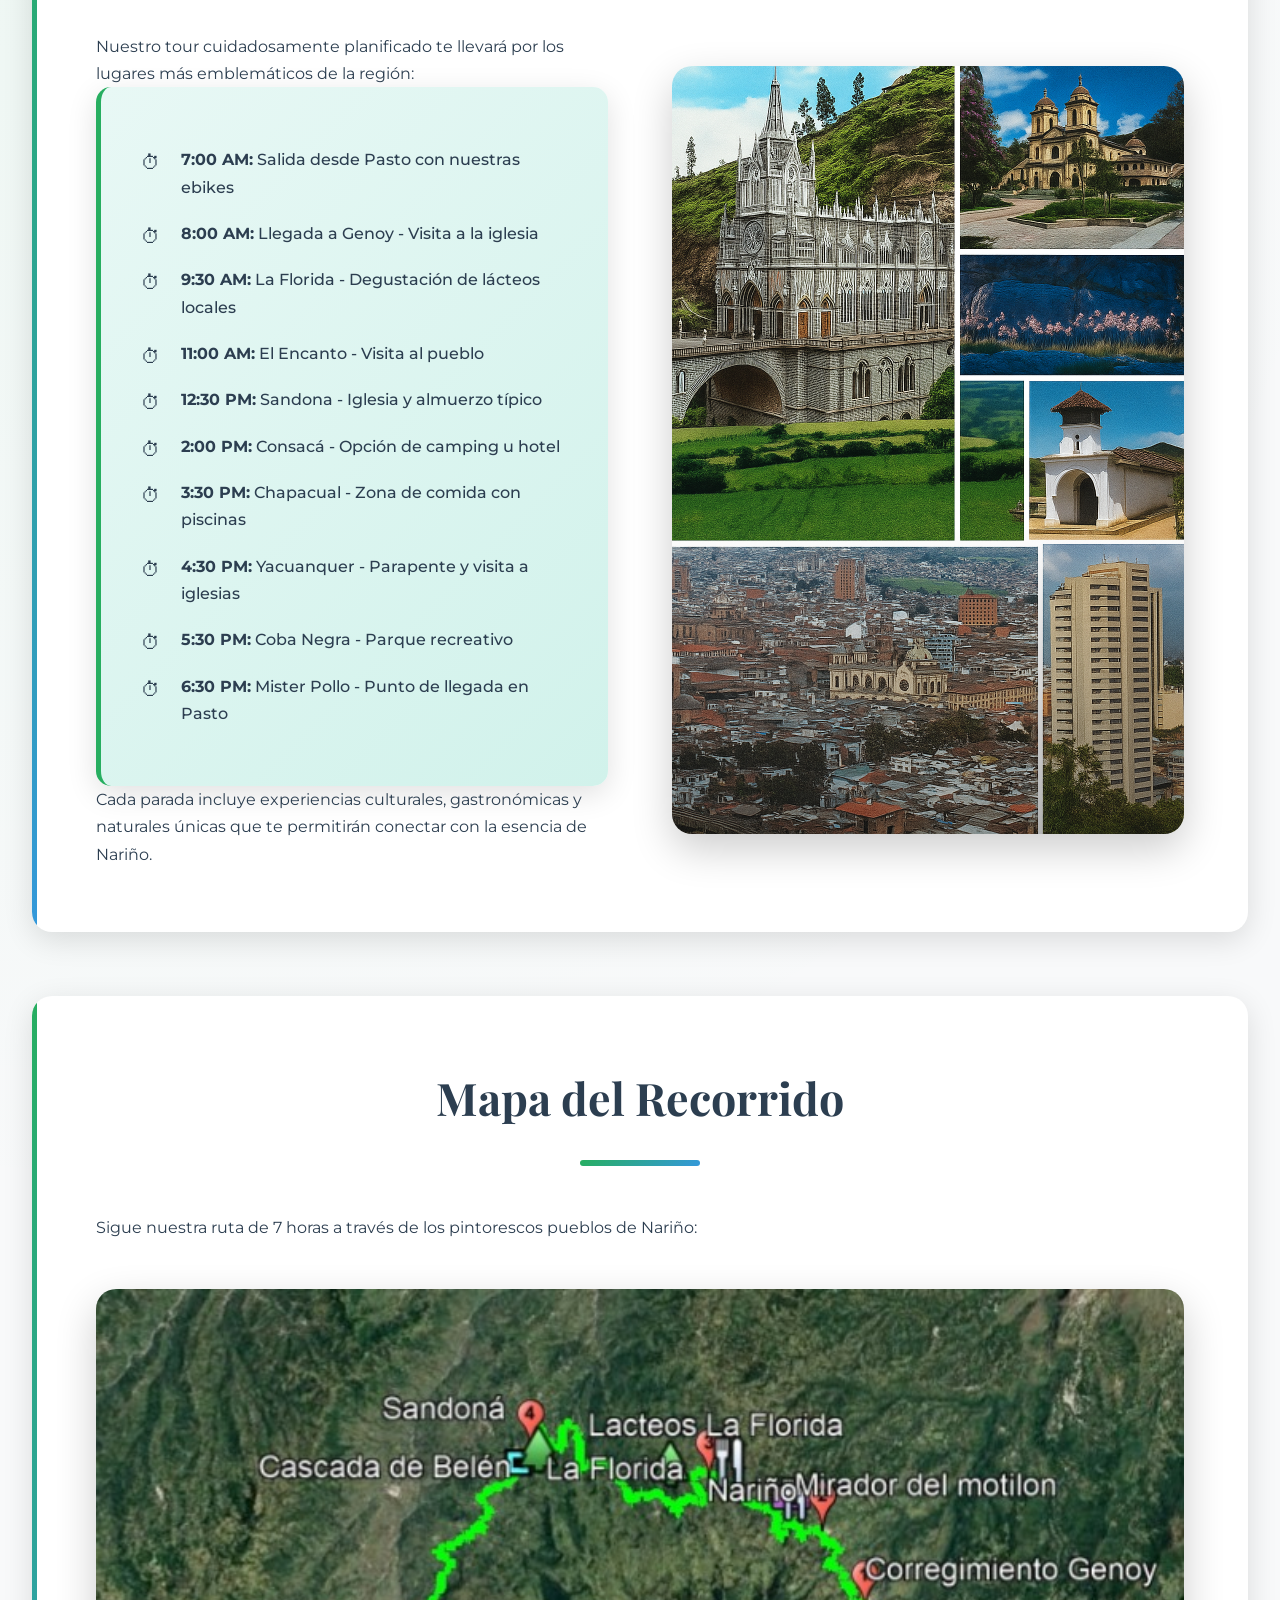
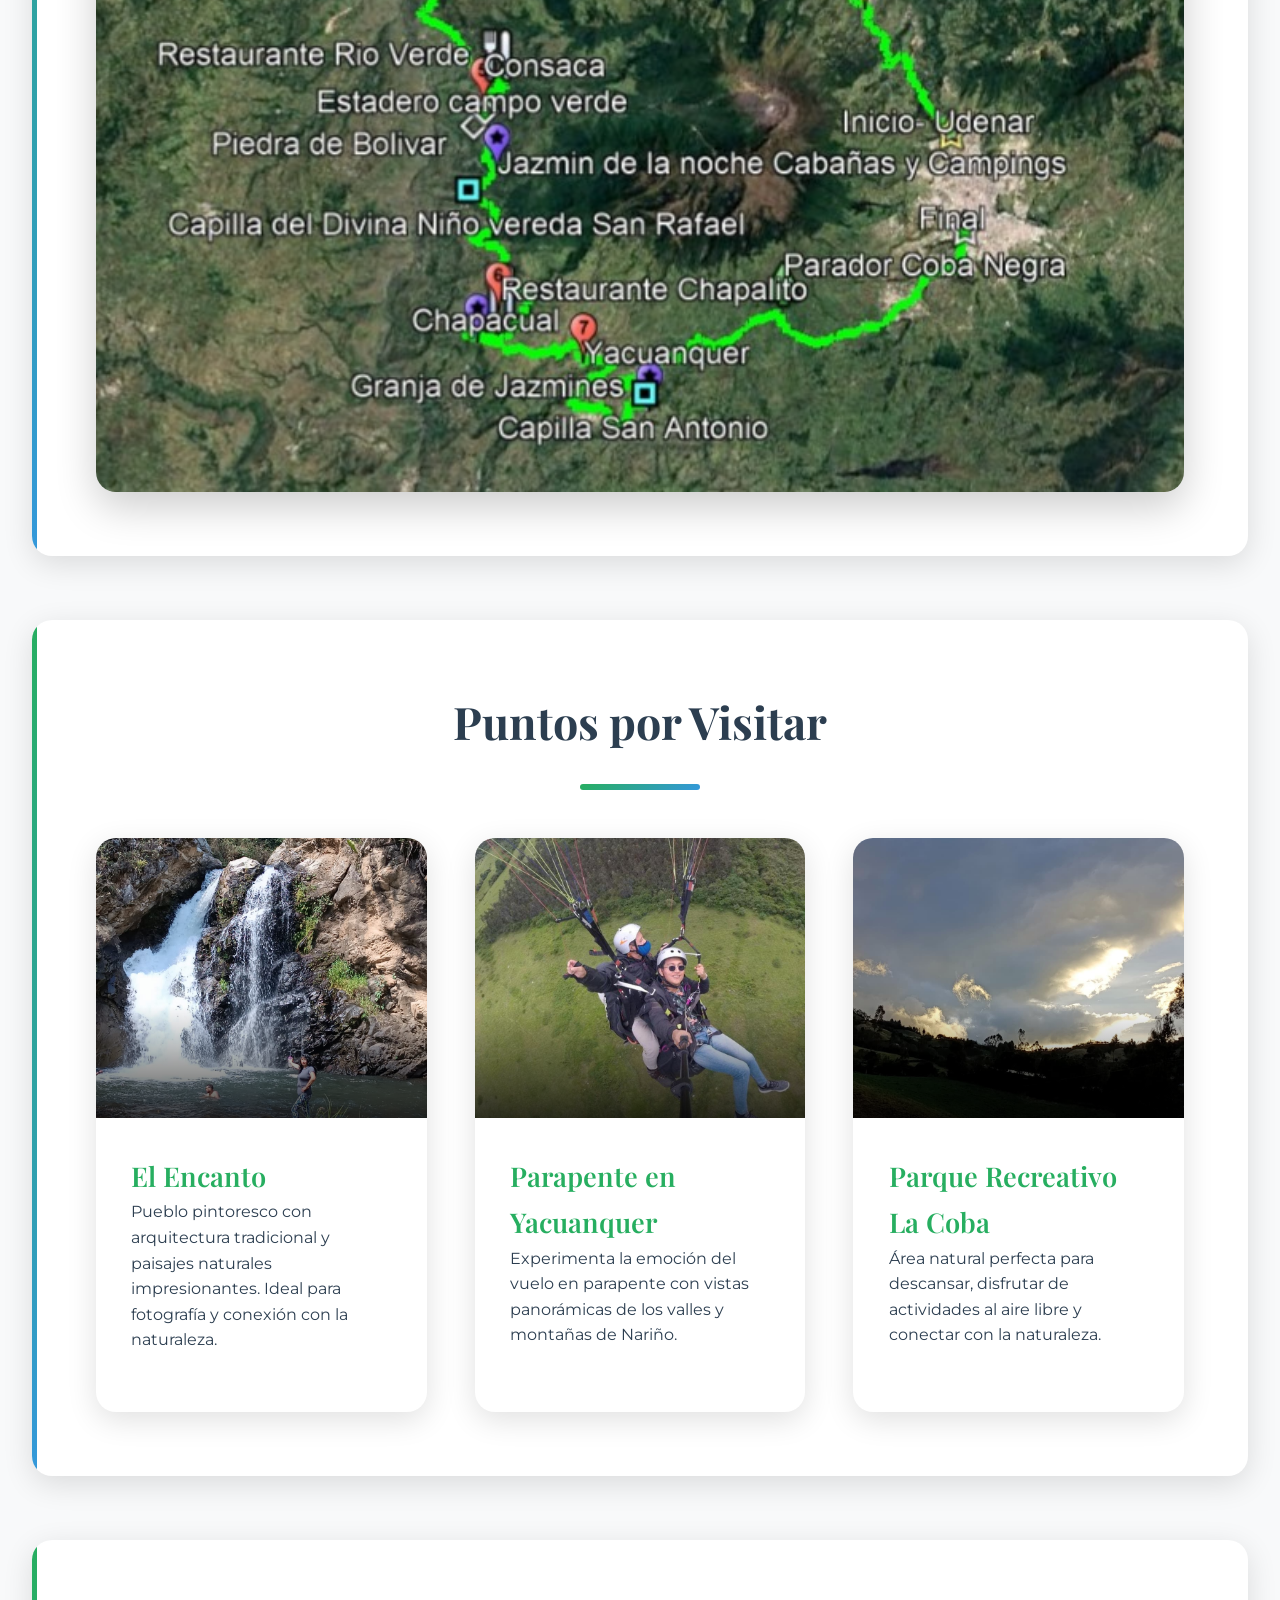
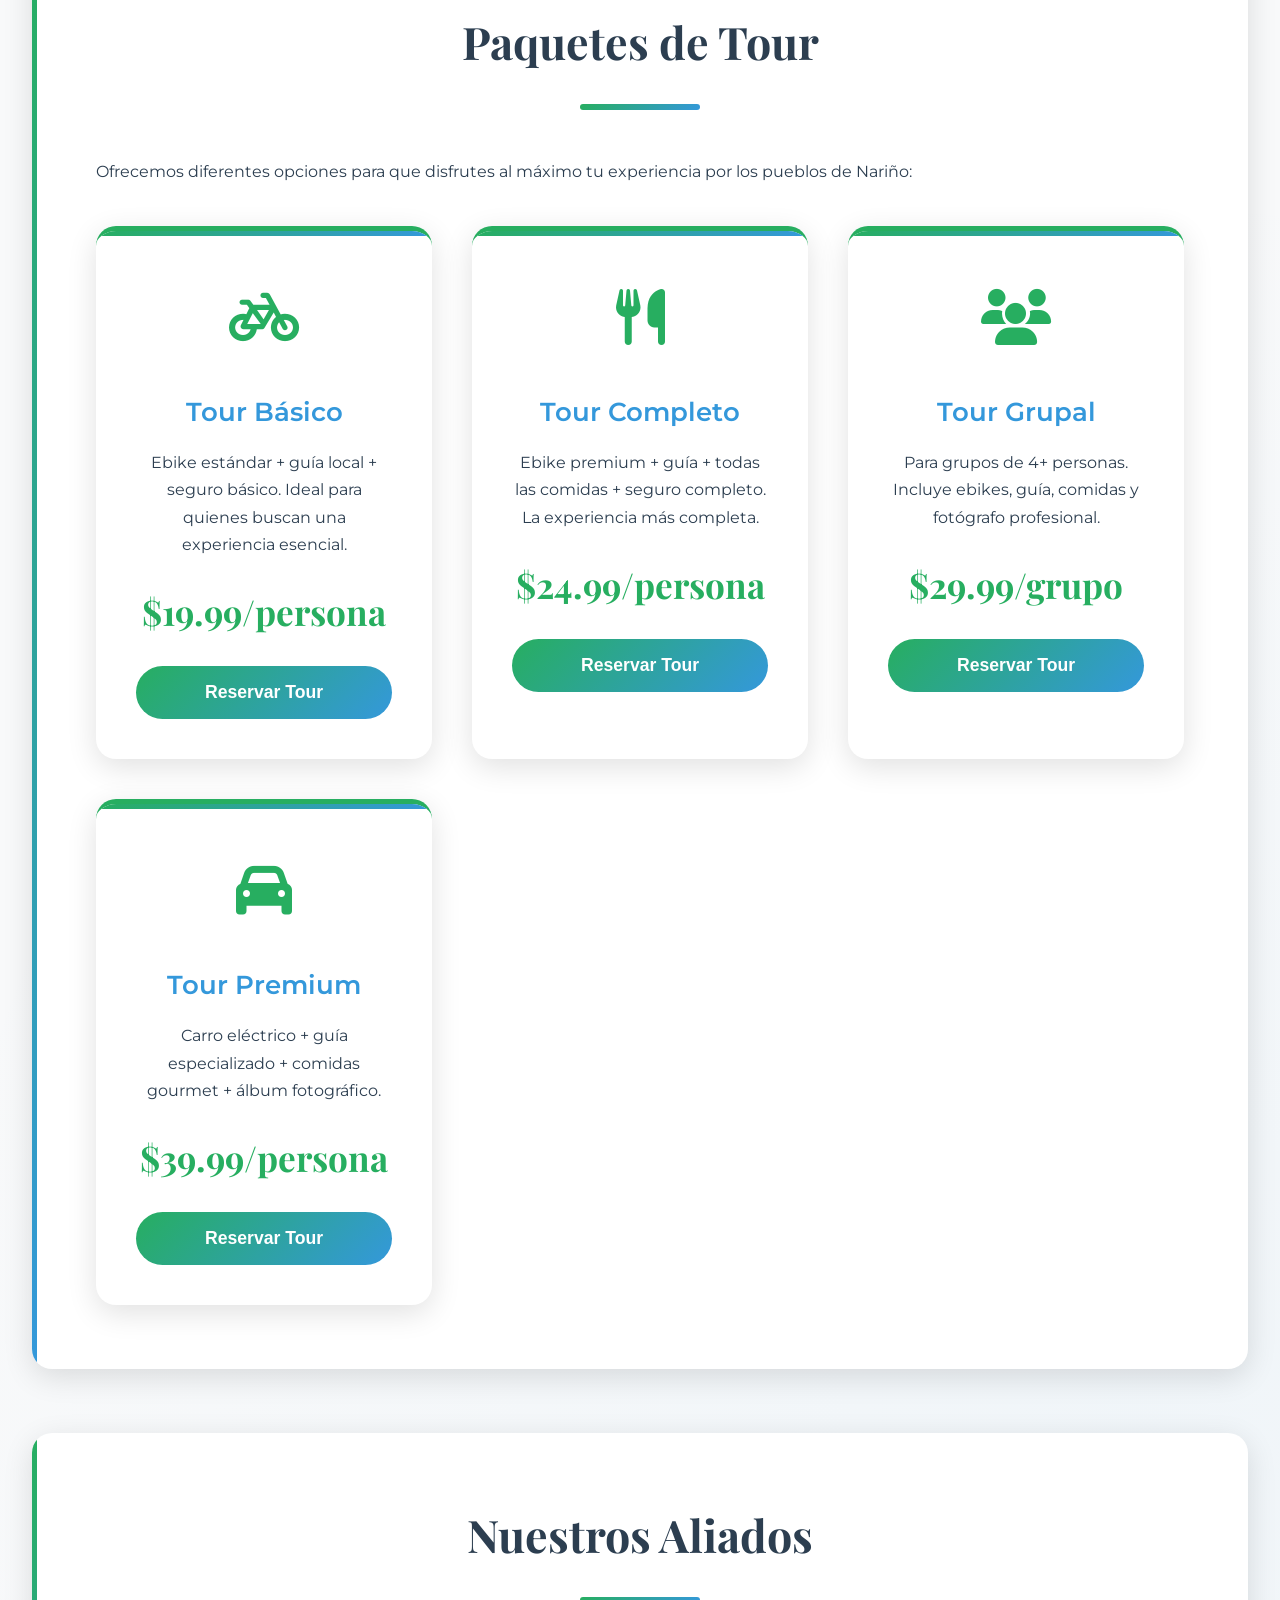
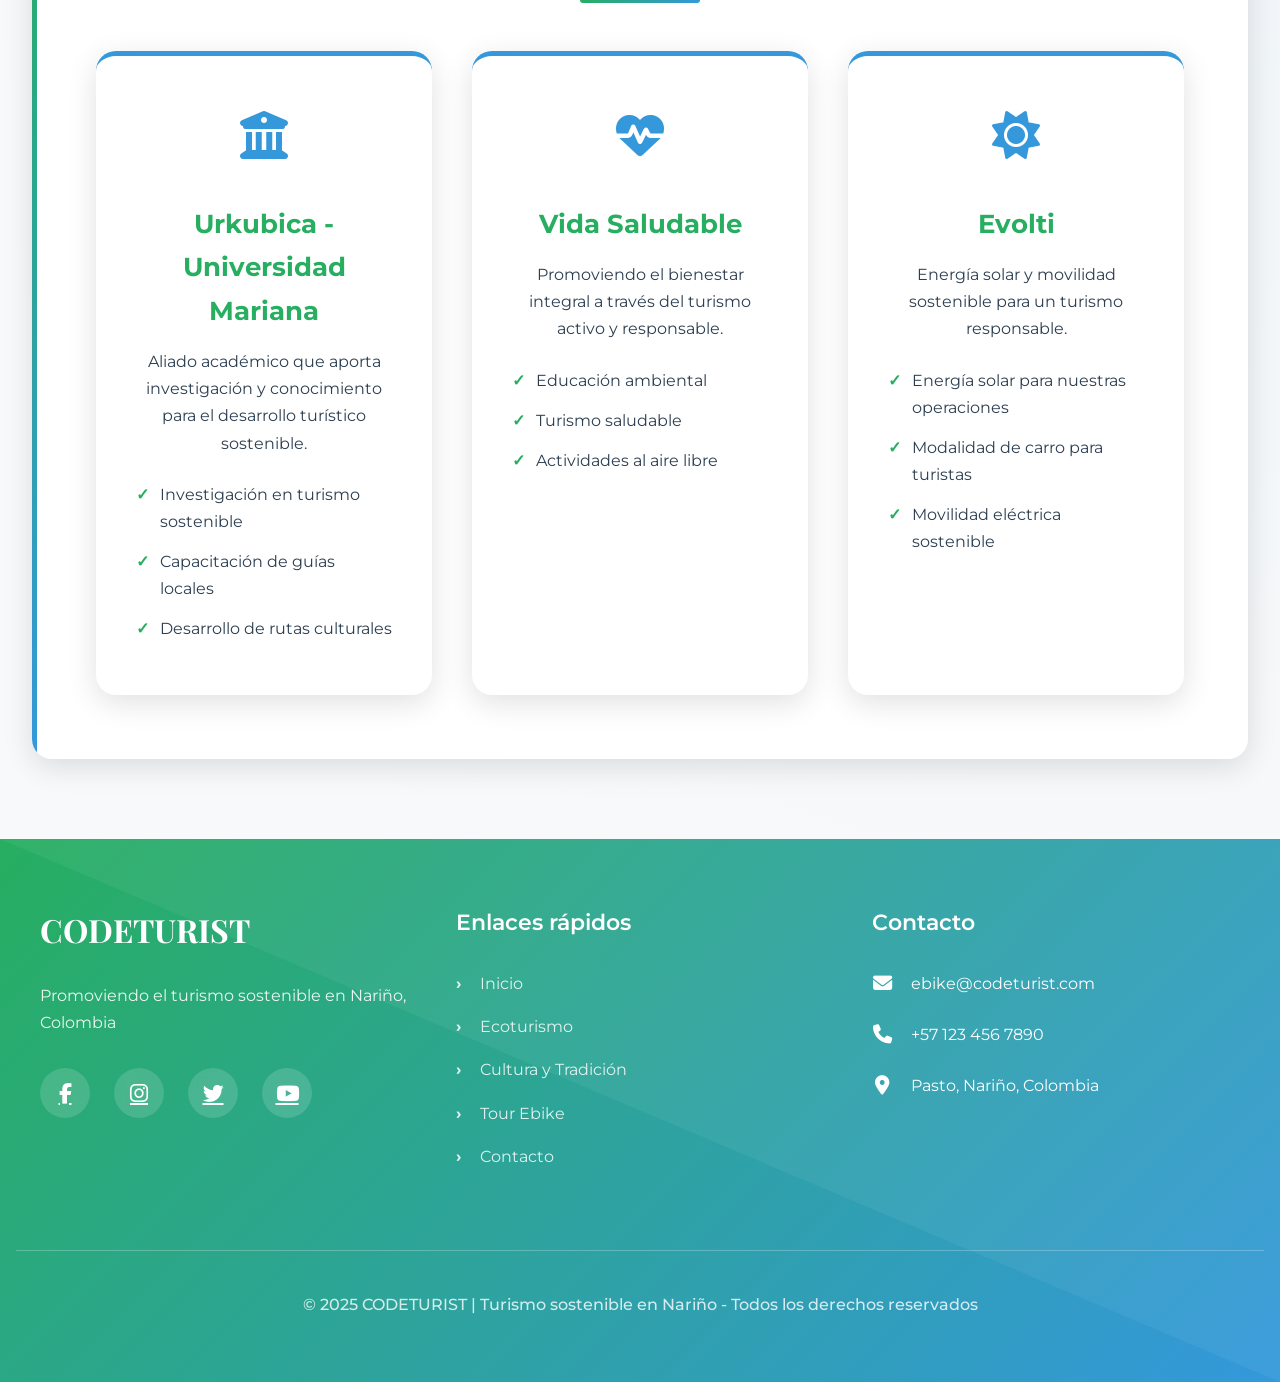
<file: ebike.html>
<!DOCTYPE html>
<html lang="es">
<head>
  <meta charset="UTF-8">
  <meta name="viewport" content="width=device-width, initial-scale=1.0">
  <meta name="description" content="Tour Ebike Nariño - Recorrido de 7 horas por los pueblos de Nariño disfrutando de gastronomía, cultura y paisajes">
  <title>Tour Ebike | CODETURIST Nariño</title>
  <link rel="stylesheet" href="https://cdnjs.cloudflare.com/ajax/libs/font-awesome/6.4.0/css/all.min.css">
  <link href="https://fonts.googleapis.com/css2?family=Montserrat:wght@400;500;600;700&family=Playfair+Display:wght@400;500;600;700&display=swap" rel="stylesheet">
  
  <style>
    /* Fuente y colores base mejorados - COLORES ORIGINALES */
    :root {
      --verde-prado: #27ae60;
      --azul-celeste: #3498db;
      --gris-claro: #f8f9fa;
      --texto-oscuro: #2c3e50;
      --sombra: 0 8px 30px rgba(0, 0, 0, 0.12);
      --sombra-intensa: 0 15px 40px rgba(0, 0, 0, 0.2);
      --dorado: #f1c40f;
      --naranja: #e67e22;
      --degradado-principal: linear-gradient(135deg, var(--verde-prado), var(--azul-celeste));
      --degradado-secundario: linear-gradient(135deg, #667eea 0%, #764ba2 100%);
    }

    * {
      margin: 0;
      padding: 0;
      box-sizing: border-box;
    }

    body {
      font-family: 'Montserrat', sans-serif;
      background-color: var(--gris-claro);
      color: var(--texto-oscuro);
      line-height: 1.7;
      overflow-x: hidden;
      background-image: 
        radial-gradient(circle at 10% 20%, rgba(46, 204, 113, 0.05) 0%, transparent 20%),
        radial-gradient(circle at 90% 80%, rgba(93, 173, 226, 0.05) 0%, transparent 20%);
    }

    /* Encabezado mejorado con movimiento más lento */
    header {
      background: var(--degradado-principal);
      color: white;
      text-align: center;
      padding: 1.8rem 0;
      box-shadow: 0 4px 20px rgba(0, 0, 0, 0.15);
      position: sticky;
      top: 0;
      z-index: 1000;
      animation: fadeInDown 1.5s ease, breathing 6s ease-in-out infinite;
      backdrop-filter: blur(10px);
    }

    /* Efecto de respiración más lento y suave */
    @keyframes breathing {
      0%, 100% {
        opacity: 1;
        border-radius: 0% 0% 0% 0%;
        transform: scale(1);
      }
      25% {
        opacity: 0.97;
        border-radius: 5% 8% 10% 6%;
        transform: scale(1.002);
      }
      50% {
        opacity: 0.99;
        border-radius: 8% 5% 6% 10%;
        transform: scale(1.005);
      }
      75% {
        opacity: 0.97;
        border-radius: 6% 10% 8% 5%;
        transform: scale(1.002);
      }
    }

    header .logo h1 {
      font-family: 'Playfair Display', serif;
      font-size: 2.8rem;
      margin: 0;
      letter-spacing: 1.5px;
      text-shadow: 2px 2px 4px rgba(0, 0, 0, 0.2);
      font-weight: 700;
      animation: textGlow 4s ease-in-out infinite;
    }

    @keyframes textGlow {
      0%, 100% {
        text-shadow: 2px 2px 4px rgba(0,0,0,0.2);
        transform: scale(1);
      }
      50% {
        text-shadow: 2px 2px 8px rgba(0,0,0,0.3), 0 0 15px rgba(255,255,255,0.2);
        transform: scale(1.01);
      }
    }

    header .logo p {
      margin: 0.5rem 0 0 0;
      font-size: 1.2rem;
      font-weight: 400;
      opacity: 0.9;
      animation: slideIn 1.8s ease-out;
    }

    /* Navegación mejorada con transiciones más lentas */
    nav ul {
      list-style: none;
      margin: 1.8rem 0 0 0;
      padding: 0;
      display: flex;
      justify-content: center;
      flex-wrap: wrap;
      gap: 0.8rem;
    }

    nav ul li a {
      text-decoration: none;
      color: white;
      padding: 0.8rem 1.8rem;
      border-radius: 30px;
      transition: all 0.6s cubic-bezier(0.175, 0.885, 0.32, 1.275);
      background: rgba(255, 255, 255, 0.1);
      font-weight: 500;
      display: inline-block;
      border: 1px solid rgba(255, 255, 255, 0.2);
      position: relative;
      overflow: hidden;
      animation: fadeInUp 1.2s ease-out;
      animation-fill-mode: both;
    }

    nav ul li:nth-child(1) a { animation-delay: 0.2s; }
    nav ul li:nth-child(2) a { animation-delay: 0.4s; }
    nav ul li:nth-child(3) a { animation-delay: 0.6s; }
    nav ul li:nth-child(4) a { animation-delay: 0.8s; }
    nav ul li:nth-child(5) a { animation-delay: 1.0s; }
    nav ul li:nth-child(6) a { animation-delay: 1.2s; }

    @keyframes fadeInUp {
      from {
        opacity: 0;
        transform: translateY(20px);
      }
      to {
        opacity: 1;
        transform: translateY(0);
      }
    }

    nav ul li a::before {
      content: '';
      position: absolute;
      top: 0;
      left: -100%;
      width: 100%;
      height: 100%;
      background: rgba(255, 255, 255, 0.2);
      transition: left 0.6s;
    }

    nav ul li a:hover::before,
    nav ul li a.activo::before {
      left: 100%;
    }

    nav ul li a:hover,
    nav ul li a.activo {
      background: white;
      color: var(--verde-prado);
      font-weight: 600;
      transform: translateY(-3px);
      box-shadow: 0 8px 20px rgba(0, 0, 0, 0.2);
    }

    /* Hero principal mejorado con animaciones más lentas */
    .hero {
      background: 
        linear-gradient(rgba(0, 0, 0, 0.6), rgba(0, 0, 0, 0.4)),
        url("imagen/lllll.jpg") center/cover;
      color: white;
      text-align: center;
      padding: 10rem 1.5rem;
      position: relative;
      animation: fadeIn 2s ease;
      overflow: hidden;
    }

    .hero::before {
      content: '';
      position: absolute;
      top: 0;
      left: 0;
      width: 100%;
      height: 100%;
      background: var(--degradado-principal);
      opacity: 0.3;
      z-index: 1;
      animation: gentlePulse 8s ease-in-out infinite;
    }

    @keyframes gentlePulse {
      0%, 100% {
        opacity: 0.3;
      }
      50% {
        opacity: 0.4;
      }
    }

    .hero-text {
      position: relative;
      z-index: 2;
    }

    .hero-text h2 {
      font-family: 'Playfair Display', serif;
      font-size: 4rem;
      margin-bottom: 1.5rem;
      text-shadow: 2px 2px 8px rgba(0, 0, 0, 0.7);
      animation: slideInUp 1.5s ease;
      font-weight: 700;
      line-height: 1.2;
    }

    .hero-text p {
      font-size: 1.6rem;
      margin-bottom: 2.5rem;
      max-width: 700px;
      margin-left: auto;
      margin-right: auto;
      animation: slideInUp 2s ease;
      font-weight: 400;
      opacity: 0.95;
    }

    .btn {
      background: var(--degradado-principal);
      color: white;
      text-decoration: none;
      padding: 1.2rem 3rem;
      border-radius: 50px;
      font-weight: 600;
      transition: all 0.6s cubic-bezier(0.175, 0.885, 0.32, 1.275);
      display: inline-block;
      font-size: 1.3rem;
      box-shadow: 0 8px 25px rgba(0, 0, 0, 0.2);
      animation: gentlePulseBtn 4s infinite;
      position: relative;
      overflow: hidden;
      border: none;
      cursor: pointer;
      letter-spacing: 0.5px;
    }

    @keyframes gentlePulseBtn {
      0% { transform: scale(1); box-shadow: 0 8px 25px rgba(0, 0, 0, 0.2); }
      50% { transform: scale(1.03); box-shadow: 0 10px 28px rgba(0, 0, 0, 0.25); }
      100% { transform: scale(1); box-shadow: 0 8px 25px rgba(0, 0, 0, 0.2); }
    }

    .btn:hover {
      transform: translateY(-5px) scale(1.03);
      box-shadow: 0 12px 30px rgba(0, 0, 0, 0.3);
      animation: none;
    }

    .btn::after {
      content: '';
      position: absolute;
      top: 0;
      left: -100%;
      width: 100%;
      height: 100%;
      background: linear-gradient(90deg, transparent, rgba(255,255,255,0.3), transparent);
      transition: 0.8s;
    }

    .btn:hover::after {
      left: 100%;
    }

    /* Secciones de contenido mejoradas con transiciones más lentas */
    main {
      max-width: 1300px;
      margin: 4rem auto;
      padding: 0 2rem;
    }

    .seccion {
      background: white;
      border-radius: 20px;
      box-shadow: var(--sombra);
      padding: 4rem;
      margin-bottom: 4rem;
      transition: all 0.6s ease;
      opacity: 0;
      transform: translateY(40px);
      position: relative;
      overflow: hidden;
    }

    .seccion::before {
      content: '';
      position: absolute;
      top: 0;
      left: 0;
      width: 5px;
      height: 100%;
      background: var(--degradado-principal);
      transition: width 0.6s ease;
    }

    .seccion:hover::before {
      width: 8px;
    }

    .seccion.visible {
      opacity: 1;
      transform: translateY(0);
      transition: opacity 1.2s ease, transform 1.2s ease;
    }

    .seccion:hover {
      transform: translateY(-8px);
      box-shadow: var(--sombra-intensa);
    }

    .titulo-seccion {
      color: var(--texto-oscuro);
      text-align: center;
      font-family: 'Playfair Display', serif;
      font-size: 2.8rem;
      margin-bottom: 3rem;
      position: relative;
      font-weight: 700;
    }

    .titulo-seccion::after {
      content: '';
      display: block;
      width: 120px;
      height: 6px;
      background: var(--degradado-principal);
      margin: 1.5rem auto;
      border-radius: 3px;
      animation: expandWidth 1.5s ease;
    }

    /* Sección de itinerario con transiciones más suaves */
    .itinerario-contenido {
      display: grid;
      grid-template-columns: 1fr 1fr;
      gap: 4rem;
      align-items: center;
    }

    .itinerario-texto ul {
      background: linear-gradient(135deg, #e8f8f5, #d1f2eb);
      padding: 2.5rem;
      border-radius: 15px;
      list-style: none;
      box-shadow: var(--sombra);
      border-left: 5px solid var(--verde-prado);
      transition: all 0.6s ease;
    }

    .itinerario-texto ul:hover {
      transform: translateX(5px);
    }

    .itinerario-texto li {
      margin: 1.2rem 0;
      line-height: 1.7;
      padding-left: 2.5rem;
      position: relative;
      transition: transform 0.5s;
      font-weight: 500;
    }

    .itinerario-texto li:hover {
      transform: translateX(8px);
    }

    .itinerario-texto li::before {
      content: '⏱';
      position: absolute;
      left: 0;
      font-size: 1.2rem;
    }

    .itinerario-imagen {
      position: relative;
      overflow: hidden;
      border-radius: 20px;
      box-shadow: var(--sombra-intensa);
      transition: all 0.8s ease;
    }

    .itinerario-imagen::after {
      content: '';
      position: absolute;
      bottom: 0;
      left: 0;
      width: 100%;
      height: 40%;
      background: linear-gradient(transparent, rgba(0,0,0,0.3));
      border-radius: 0 0 20px 20px;
    }

    .itinerario-imagen img {
      width: 100%;
      height: auto;
      display: block;
      transition: transform 1.2s ease;
    }

    .itinerario-imagen:hover {
      transform: scale(1.02);
    }

    .itinerario-imagen:hover img {
      transform: scale(1.08);
    }

    /* Grid de puntos por visitar con transiciones más elegantes */
    .grid-pueblos {
      display: grid;
      grid-template-columns: repeat(auto-fit, minmax(320px, 1fr));
      gap: 3rem;
      margin-top: 2.5rem;
    }

    .tarjeta-pueblo {
      background: white;
      border-radius: 20px;
      overflow: hidden;
      box-shadow: var(--sombra);
      transition: all 0.8s cubic-bezier(0.175, 0.885, 0.32, 1.275);
      position: relative;
      cursor: pointer;
    }

    .tarjeta-pueblo::before {
      content: '';
      position: absolute;
      top: 0;
      left: 0;
      width: 100%;
      height: 100%;
      background: var(--degradado-principal);
      opacity: 0;
      transition: opacity 0.6s;
      z-index: 1;
    }

    .tarjeta-pueblo:hover::before {
      opacity: 0.1;
    }

    .tarjeta-pueblo:hover {
      transform: translateY(-15px) scale(1.02);
      box-shadow: 0 20px 40px rgba(0, 0, 0, 0.25);
    }

    .tarjeta-img {
      height: 280px;
      overflow: hidden;
      position: relative;
    }

    .tarjeta-img img {
      width: 100%;
      height: 100%;
      object-fit: cover;
      transition: transform 1s ease;
    }

    .tarjeta-pueblo:hover .tarjeta-img img {
      transform: scale(1.15);
    }

    .tarjeta-img::after {
      content: '';
      position: absolute;
      bottom: 0;
      left: 0;
      width: 100%;
      height: 40%;
      background: linear-gradient(transparent, rgba(0,0,0,0.7));
    }

    .tarjeta-contenido {
      padding: 2.2rem;
      position: relative;
      z-index: 2;
    }

    .tarjeta-contenido h3 {
      color: var(--verde-prado);
      margin-top: 0;
      font-size: 1.7rem;
      transition: color 0.5s;
      font-family: 'Playfair Display', serif;
      font-weight: 600;
    }

    .tarjeta-pueblo:hover .tarjeta-contenido h3 {
      color: var(--azul-celeste);
    }

    .tarjeta-contenido p {
      color: var(--texto-oscuro);
      margin-bottom: 1.5rem;
      font-weight: 400;
      line-height: 1.6;
    }

    /* Sección de alquiler mejorada */
    .grid-alquiler {
      display: grid;
      grid-template-columns: repeat(auto-fit, minmax(280px, 1fr));
      gap: 2.5rem;
      margin-top: 2.5rem;
    }

    .tarjeta-alquiler {
      background: white;
      border-radius: 20px;
      padding: 2.5rem;
      text-align: center;
      box-shadow: var(--sombra);
      transition: transform 0.6s, box-shadow 0.6s;
      position: relative;
      overflow: hidden;
      border-top: 5px solid var(--verde-prado);
    }

    .tarjeta-alquiler::before {
      content: '';
      position: absolute;
      top: 0;
      left: 0;
      width: 100%;
      height: 5px;
      background: var(--degradado-principal);
    }

    .tarjeta-alquiler:hover {
      transform: translateY(-10px);
      box-shadow: 0 15px 30px rgba(0, 0, 0, 0.2);
      border-top: 5px solid var(--azul-celeste);
    }

    .icono-alquiler {
      font-size: 3.5rem;
      color: var(--verde-prado);
      margin-bottom: 1.5rem;
      transition: transform 0.6s ease;
    }

    .tarjeta-alquiler:hover .icono-alquiler {
      transform: scale(1.1);
    }

    .tarjeta-alquiler h3 {
      color: var(--azul-celeste);
      margin-bottom: 1rem;
      font-size: 1.6rem;
      font-weight: 600;
    }

    .precio {
      font-size: 2.2rem;
      font-weight: 700;
      color: var(--verde-prado);
      margin: 1.5rem 0;
      font-family: 'Playfair Display', serif;
      transition: color 0.5s ease;
    }

    .tarjeta-alquiler:hover .precio {
      color: var(--azul-celeste);
    }

    .btn-alquiler {
      background: var(--degradado-principal);
      color: white;
      border: none;
      padding: 1rem 2rem;
      border-radius: 50px;
      font-weight: 600;
      cursor: pointer;
      transition: all 0.6s cubic-bezier(0.175, 0.885, 0.32, 1.275);
      font-size: 1.1rem;
      width: 100%;
      position: relative;
      overflow: hidden;
    }

    .btn-alquiler:hover {
      transform: translateY(-3px);
      box-shadow: 0 8px 20px rgba(0, 0, 0, 0.2);
    }

    .btn-alquiler::after {
      content: '';
      position: absolute;
      top: 0;
      left: -100%;
      width: 100%;
      height: 100%;
      background: linear-gradient(90deg, transparent, rgba(255,255,255,0.3), transparent);
      transition: 0.7s;
    }

    .btn-alquiler:hover::after {
      left: 100%;
    }

    /* Sección de aliados */
    .grid-aliados {
      display: grid;
      grid-template-columns: repeat(auto-fit, minmax(300px, 1fr));
      gap: 2.5rem;
      margin-top: 2.5rem;
    }

    .tarjeta-aliado {
      background: white;
      border-radius: 20px;
      padding: 2.5rem;
      text-align: center;
      box-shadow: var(--sombra);
      transition: transform 0.6s, box-shadow 0.6s;
      position: relative;
      overflow: hidden;
      border-top: 5px solid var(--azul-celeste);
    }

    .tarjeta-aliado:hover {
      transform: translateY(-10px);
      box-shadow: 0 15px 30px rgba(0, 0, 0, 0.2);
    }

    .icono-aliado {
      font-size: 3rem;
      color: var(--azul-celeste);
      margin-bottom: 1.5rem;
    }

    .tarjeta-aliado h3 {
      color: var(--verde-prado);
      margin-bottom: 1rem;
      font-size: 1.6rem;
    }

    .tarjeta-aliado ul {
      list-style: none;
      text-align: left;
      margin-top: 1.5rem;
    }

    .tarjeta-aliado li {
      margin: 0.8rem 0;
      padding-left: 1.5rem;
      position: relative;
    }

    .tarjeta-aliado li::before {
      content: '✓';
      position: absolute;
      left: 0;
      color: var(--verde-prado);
      font-weight: bold;
    }

    /* Imagen de recorrido */
    .imagen-recorrido {
      margin-top: 3rem;
      border-radius: 20px;
      overflow: hidden;
      box-shadow: var(--sombra-intensa);
      transition: all 0.6s ease;
    }

    .imagen-recorrido:hover {
      transform: translateY(-5px);
    }

    .imagen-recorrido img {
      width: 100%;
      height: auto;
      display: block;
      transition: transform 1s ease;
    }

    .imagen-recorrido:hover img {
      transform: scale(1.05);
    }

    /* Animaciones mejoradas y más lentas */
    @keyframes fadeIn {
      from { opacity: 0; }
      to { opacity: 1; }
    }

    @keyframes fadeInDown {
      from {
        opacity: 0;
        transform: translateY(-30px);
      }
      to {
        opacity: 1;
        transform: translateY(0);
      }
    }

    @keyframes slideInUp {
      from {
        opacity: 0;
        transform: translateY(40px);
      }
      to {
        opacity: 1;
        transform: translateY(0);
      }
    }

    @keyframes expandWidth {
      from { width: 0; }
      to { width: 120px; }
    }

    @keyframes slideIn {
      from {
        opacity: 0;
        transform: translateY(20px);
      }
      to {
        opacity: 1;
        transform: translateY(0);
      }
    }

    /* Pie de página mejorado */
    footer {
      background: var(--degradado-principal);
      color: white;
      text-align: center;
      padding: 4rem 1rem;
      margin-top: 5rem;
      font-weight: 500;
      position: relative;
      overflow: hidden;
    }

    footer::before {
      content: '';
      position: absolute;
      top: 0;
      left: 0;
      width: 100%;
      height: 100%;
      background: url('data:image/svg+xml,<svg xmlns="http://www.w3.org/2000/svg" viewBox="0 0 100 100" preserveAspectRatio="none"><path d="M0,0 L100,0 L100,100 Z" fill="rgba(255,255,255,0.05)"/></svg>');
      background-size: cover;
    }

    .footer-contenido {
      max-width: 1200px;
      margin: 0 auto;
      display: grid;
      grid-template-columns: repeat(auto-fit, minmax(250px, 1fr));
      gap: 3rem;
      text-align: left;
      position: relative;
      z-index: 1;
    }

    .footer-info h3 {
      color: white;
      margin-bottom: 1.5rem;
      font-size: 2rem;
      font-family: 'Playfair Display', serif;
      font-weight: 700;
    }

    .footer-info p {
      margin-bottom: 2rem;
      opacity: 0.9;
      font-weight: 400;
    }

    .redes-sociales {
      display: flex;
      gap: 1.5rem;
    }

    .redes-sociales a {
      color: white;
      background: rgba(255, 255, 255, 0.15);
      width: 50px;
      height: 50px;
      border-radius: 50%;
      display: flex;
      align-items: center;
      justify-content: center;
      transition: all 0.6s ease;
      font-size: 1.3rem;
      backdrop-filter: blur(5px);
    }

    .redes-sociales a:hover {
      background: white;
      color: var(--verde-prado);
      transform: translateY(-5px) scale(1.08);
    }

    .footer-enlaces h4,
    .footer-contacto h4 {
      color: white;
      margin-bottom: 1.8rem;
      font-size: 1.4rem;
      font-weight: 600;
    }

    .footer-enlaces ul {
      list-style: none;
      padding: 0;
    }

    .footer-enlaces li {
      margin-bottom: 1rem;
    }

    .footer-enlaces a {
      color: rgba(255, 255, 255, 0.85);
      transition: all 0.5s ease;
      position: relative;
      padding-left: 1.5rem;
      font-weight: 400;
      text-decoration: none;
    }

    .footer-enlaces a::before {
      content: '›';
      position: absolute;
      left: 0;
      transition: transform 0.5s;
      font-weight: bold;
    }

    .footer-enlaces a:hover {
      color: white;
      transform: translateX(5px);
    }

    .footer-enlaces a:hover::before {
      transform: translateX(5px);
    }

    .footer-contacto p {
      margin-bottom: 1.5rem;
      display: flex;
      align-items: center;
      font-weight: 400;
    }

    .footer-contacto i {
      margin-right: 1.2rem;
      width: 20px;
      text-align: center;
      font-size: 1.2rem;
    }

    .footer-copy {
      border-top: 1px solid rgba(255, 255, 255, 0.3);
      padding-top: 2.5rem;
      margin-top: 4rem;
      text-align: center;
      font-size: 1rem;
      opacity: 0.8;
      position: relative;
      z-index: 1;
    }

    /* Adaptabilidad mejorada */
    @media (max-width: 1024px) {
      .hero-text h2 {
        font-size: 3.2rem;
      }
      
      .hero-text p {
        font-size: 1.4rem;
      }
      
      .seccion {
        padding: 3rem;
      }
      
      .itinerario-contenido {
        grid-template-columns: 1fr;
        gap: 3rem;
      }
    }

    @media (max-width: 768px) {
      .hero {
        padding: 7rem 1rem;
      }

      .hero-text h2 {
        font-size: 2.5rem;
      }
      
      .hero-text p {
        font-size: 1.2rem;
      }

      nav ul {
        flex-direction: column;
        gap: 1rem;
      }

      nav ul li a {
        display: block;
        width: 220px;
        margin: 0 auto;
      }

      .footer-contenido {
        grid-template-columns: 1fr;
        text-align: center;
        gap: 2.5rem;
      }

      .redes-sociales {
        justify-content: center;
      }
      
      .footer-enlaces ul {
        display: flex;
        flex-direction: column;
        align-items: center;
      }
      
      .footer-contacto {
        display: flex;
        flex-direction: column;
        align-items: center;
      }
    }

    @media (max-width: 480px) {
      header .logo h1 {
        font-size: 2.2rem;
      }
      
      .titulo-seccion {
        font-size: 2.2rem;
      }
      
      .seccion {
        padding: 2rem;
      }
      
      .grid-pueblos {
        grid-template-columns: 1fr;
      }
      
      .grid-alquiler {
        grid-template-columns: 1fr;
      }
    }
  </style>
</head>
<body>
  <header>
    <div class="logo">
      <h1>CODETURIST</h1>
      <p>Turismo responsable y sostenible en el corazón de Nariño</p>
    </div>
    <nav>
      <ul>
        <li><a href="index.html">Inicio</a></li>
        <li><a href="ecoturismo.html">Ecoturismo</a></li>
        <li><a href="cultura-tradicion.html">Cultura y Tradición</a></li>
        <li><a href="ebike.html" class="activo">Ebike</a></li>
        <li><a href="turismo-extranjero.html">Turismo Extranjero</a></li>
        <li><a href="contacto.html">Contacto</a></li>
      </ul>
    </nav>
  </header>

  <section class="hero">
    <div class="hero-text">
      <h2>Tour Ebike por los Pueblos de Nariño</h2>
      <p>Descubre la magia de los pueblos nariñenses en un recorrido de 7 horas con nuestras ebikes</p>
      <a href="#alquiler" class="btn">Reservar Tour</a>
    </div>
  </section>

  <main>
    <section class="seccion intro visible">
      <h2 class="titulo-seccion">Tour de 7 Horas por los Pueblos Nariñenses</h2>
      <p>
        Embárcate en una aventura única recorriendo los pintorescos pueblos de Nariño en nuestras ebikes de última generación. 
        Este tour de 7 horas te llevará por paisajes espectaculares, cascadas impresionantes y pueblos llenos de tradición y cultura.
      </p>
      <p>
        Disfruta de la gastronomía local, conoce artesanos tradicionales y descubre los secretos mejor guardados de esta hermosa región andina.
      </p>
    </section>

    <section class="seccion">
      <h2 class="titulo-seccion">Itinerario del Tour</h2>
      <div class="itinerario-contenido">
        <div class="itinerario-texto">
          <p>Nuestro tour cuidadosamente planificado te llevará por los lugares más emblemáticos de la región:</p>
          <ul>
            <li><strong>7:00 AM:</strong> Salida desde Pasto con nuestras ebikes</li>
            <li><strong>8:00 AM:</strong> Llegada a Genoy - Visita a la iglesia</li>
            <li><strong>9:30 AM:</strong> La Florida - Degustación de lácteos locales</li>
            <li><strong>11:00 AM:</strong> El Encanto - Visita al pueblo</li>
            <li><strong>12:30 PM:</strong> Sandona - Iglesia y almuerzo típico</li>
            <li><strong>2:00 PM:</strong> Consacá - Opción de camping u hotel</li>
            <li><strong>3:30 PM:</strong> Chapacual - Zona de comida con piscinas</li>
            <li><strong>4:30 PM:</strong> Yacuanquer - Parapente y visita a iglesias</li>
            <li><strong>5:30 PM:</strong> Coba Negra - Parque recreativo</li>
            <li><strong>6:30 PM:</strong> Mister Pollo - Punto de llegada en Pasto</li>
          </ul>
          <p>Cada parada incluye experiencias culturales, gastronómicas y naturales únicas que te permitirán conectar con la esencia de Nariño.</p>
        </div>
        <div class="itinerario-imagen">
          <img src="imagen/zzzz98.png" alt="Paisaje de Nariño">
        </div>
      </div>
    </section>

    <section class="seccion">
      <h2 class="titulo-seccion">Mapa del Recorrido</h2>
      <p>Sigue nuestra ruta de 7 horas a través de los pintorescos pueblos de Nariño:</p>
      
      <div class="imagen-recorrido">
        <img src="imagen/mapadsa.jpg" alt="Mapa del recorrido por Nariño">
      </div>
    </section>

    <section class="seccion">
      <h2 class="titulo-seccion">Puntos por Visitar</h2>
      <div class="grid-pueblos">
        <div class="tarjeta-pueblo">
          <div class="tarjeta-img">
            <img src="imagen/zzzzzz.jpg" alt="El Encanto">
          </div>
          <div class="tarjeta-contenido">
            <h3>El Encanto</h3>
            <p>Pueblo pintoresco con arquitectura tradicional y paisajes naturales impresionantes. Ideal para fotografía y conexión con la naturaleza.</p>
          </div>
        </div>
        
        <div class="tarjeta-pueblo">
          <div class="tarjeta-img">
            <img src="imagen/parapente.jpg" alt="Parapente">
          </div>
          <div class="tarjeta-contenido">
            <h3>Parapente en Yacuanquer</h3>
            <p>Experimenta la emoción del vuelo en parapente con vistas panorámicas de los valles y montañas de Nariño.</p>
          </div>
        </div>
        
        <div class="tarjeta-pueblo">
          <div class="tarjeta-img">
            <img src="imagen/zzz3.jpg" alt="Parque Recreativo">
          </div>
          <div class="tarjeta-contenido">
            <h3>Parque Recreativo La Coba</h3>
            <p>Área natural perfecta para descansar, disfrutar de actividades al aire libre y conectar con la naturaleza.</p>
          </div>
        </div>
      </div>
    </section>

    <section id="alquiler" class="seccion">
      <h2 class="titulo-seccion">Paquetes de Tour</h2>
      <p>Ofrecemos diferentes opciones para que disfrutes al máximo tu experiencia por los pueblos de Nariño:</p>
      
      <div class="grid-alquiler">
        <div class="tarjeta-alquiler">
          <div class="icono-alquiler">
            <i class="fas fa-bicycle"></i>
          </div>
          <h3>Tour Básico</h3>
          <p>Ebike estándar + guía local + seguro básico. Ideal para quienes buscan una experiencia esencial.</p>
          <div class="precio">$19.99/persona</div>
          <button class="btn-alquiler">Reservar Tour</button>
        </div>
        
        <div class="tarjeta-alquiler">
          <div class="icono-alquiler">
            <i class="fas fa-utensils"></i>
          </div>
          <h3>Tour Completo</h3>
          <p>Ebike premium + guía + todas las comidas + seguro completo. La experiencia más completa.</p>
          <div class="precio">$24.99/persona</div>
          <button class="btn-alquiler">Reservar Tour</button>
        </div>
        
        <div class="tarjeta-alquiler">
          <div class="icono-alquiler">
            <i class="fas fa-users"></i>
          </div>
          <h3>Tour Grupal</h3>
          <p>Para grupos de 4+ personas. Incluye ebikes, guía, comidas y fotógrafo profesional.</p>
          <div class="precio">$29.99/grupo</div>
          <button class="btn-alquiler">Reservar Tour</button>
        </div>
        
        <div class="tarjeta-alquiler">
          <div class="icono-alquiler">
            <i class="fas fa-car"></i>
          </div>
          <h3>Tour Premium</h3>
          <p>Carro eléctrico + guía especializado + comidas gourmet + álbum fotográfico.</p>
          <div class="precio">$39.99/persona</div>
          <button class="btn-alquiler">Reservar Tour</button>
        </div>
      </div>
    </section>

    <section class="seccion">
      <h2 class="titulo-seccion">Nuestros Aliados</h2>
      <div class="grid-aliados">
        <div class="tarjeta-aliado">
          <div class="icono-aliado">
            <i class="fas fa-university"></i>
          </div>
          <h3>Urkubica - Universidad Mariana</h3>
          <p>Aliado académico que aporta investigación y conocimiento para el desarrollo turístico sostenible.</p>
          <ul>
            <li>Investigación en turismo sostenible</li>
            <li>Capacitación de guías locales</li>
            <li>Desarrollo de rutas culturales</li>
          </ul>
        </div>
        
        <div class="tarjeta-aliado">
          <div class="icono-aliado">
            <i class="fas fa-heartbeat"></i>
          </div>
          <h3>Vida Saludable</h3>
          <p>Promoviendo el bienestar integral a través del turismo activo y responsable.</p>
          <ul>
            <li>Educación ambiental</li>
            <li>Turismo saludable</li>
            <li>Actividades al aire libre</li>
          </ul>
        </div>
        
        <div class="tarjeta-aliado">
          <div class="icono-aliado">
            <i class="fas fa-sun"></i>
          </div>
          <h3>Evolti</h3>
          <p>Energía solar y movilidad sostenible para un turismo responsable.</p>
          <ul>
            <li>Energía solar para nuestras operaciones</li>
            <li>Modalidad de carro para turistas</li>
            <li>Movilidad eléctrica sostenible</li>
          </ul>
        </div>
      </div>
    </section>
  </main>

  <footer>
    <div class="footer-contenido">
      <div class="footer-info">
        <h3>CODETURIST</h3>
        <p>Promoviendo el turismo sostenible en Nariño, Colombia</p>
        <div class="redes-sociales">
          <a href="#" aria-label="Facebook"><i class="fab fa-facebook-f"></i></a>
          <a href="#" aria-label="Instagram"><i class="fab fa-instagram"></i></a>
          <a href="#" aria-label="Twitter"><i class="fab fa-twitter"></i></a>
          <a href="#" aria-label="YouTube"><i class="fab fa-youtube"></i></a>
        </div>
      </div>
      <div class="footer-enlaces">
        <h4>Enlaces rápidos</h4>
        <ul>
          <li><a href="index.html">Inicio</a></li>
          <li><a href="ecoturismo.html">Ecoturismo</a></li>
          <li><a href="cultura-tradicion.html">Cultura y Tradición</a></li>
          <li><a href="ebike.html">Tour Ebike</a></li>
          <li><a href="contacto.html">Contacto</a></li>
        </ul>
      </div>
      <div class="footer-contacto">
        <h4>Contacto</h4>
        <p><i class="fas fa-envelope"></i> ebike@codeturist.com</p>
        <p><i class="fas fa-phone"></i> +57 123 456 7890</p>
        <p><i class="fas fa-map-marker-alt"></i> Pasto, Nariño, Colombia</p>
      </div>
    </div>
    <div class="footer-copy">
      <p>© 2025 CODETURIST | Turismo sostenible en Nariño - Todos los derechos reservados</p>
    </div>
  </footer>

  <!-- Script para animaciones -->
  <script>
    // Animación de aparición de secciones al hacer scroll
    document.addEventListener('DOMContentLoaded', function() {
      const secciones = document.querySelectorAll('.seccion');
      
      const observer = new IntersectionObserver((entries) => {
        entries.forEach(entry => {
          if (entry.isIntersecting) {
            setTimeout(() => {
              entry.target.classList.add('visible');
            }, 200);
          }
        });
      }, {
        threshold: 0.1
      });
      
      secciones.forEach(seccion => {
        if (!seccion.classList.contains('visible')) {
          observer.observe(seccion);
        }
      });
    });
  </script>
</body>
</html>
</file>
